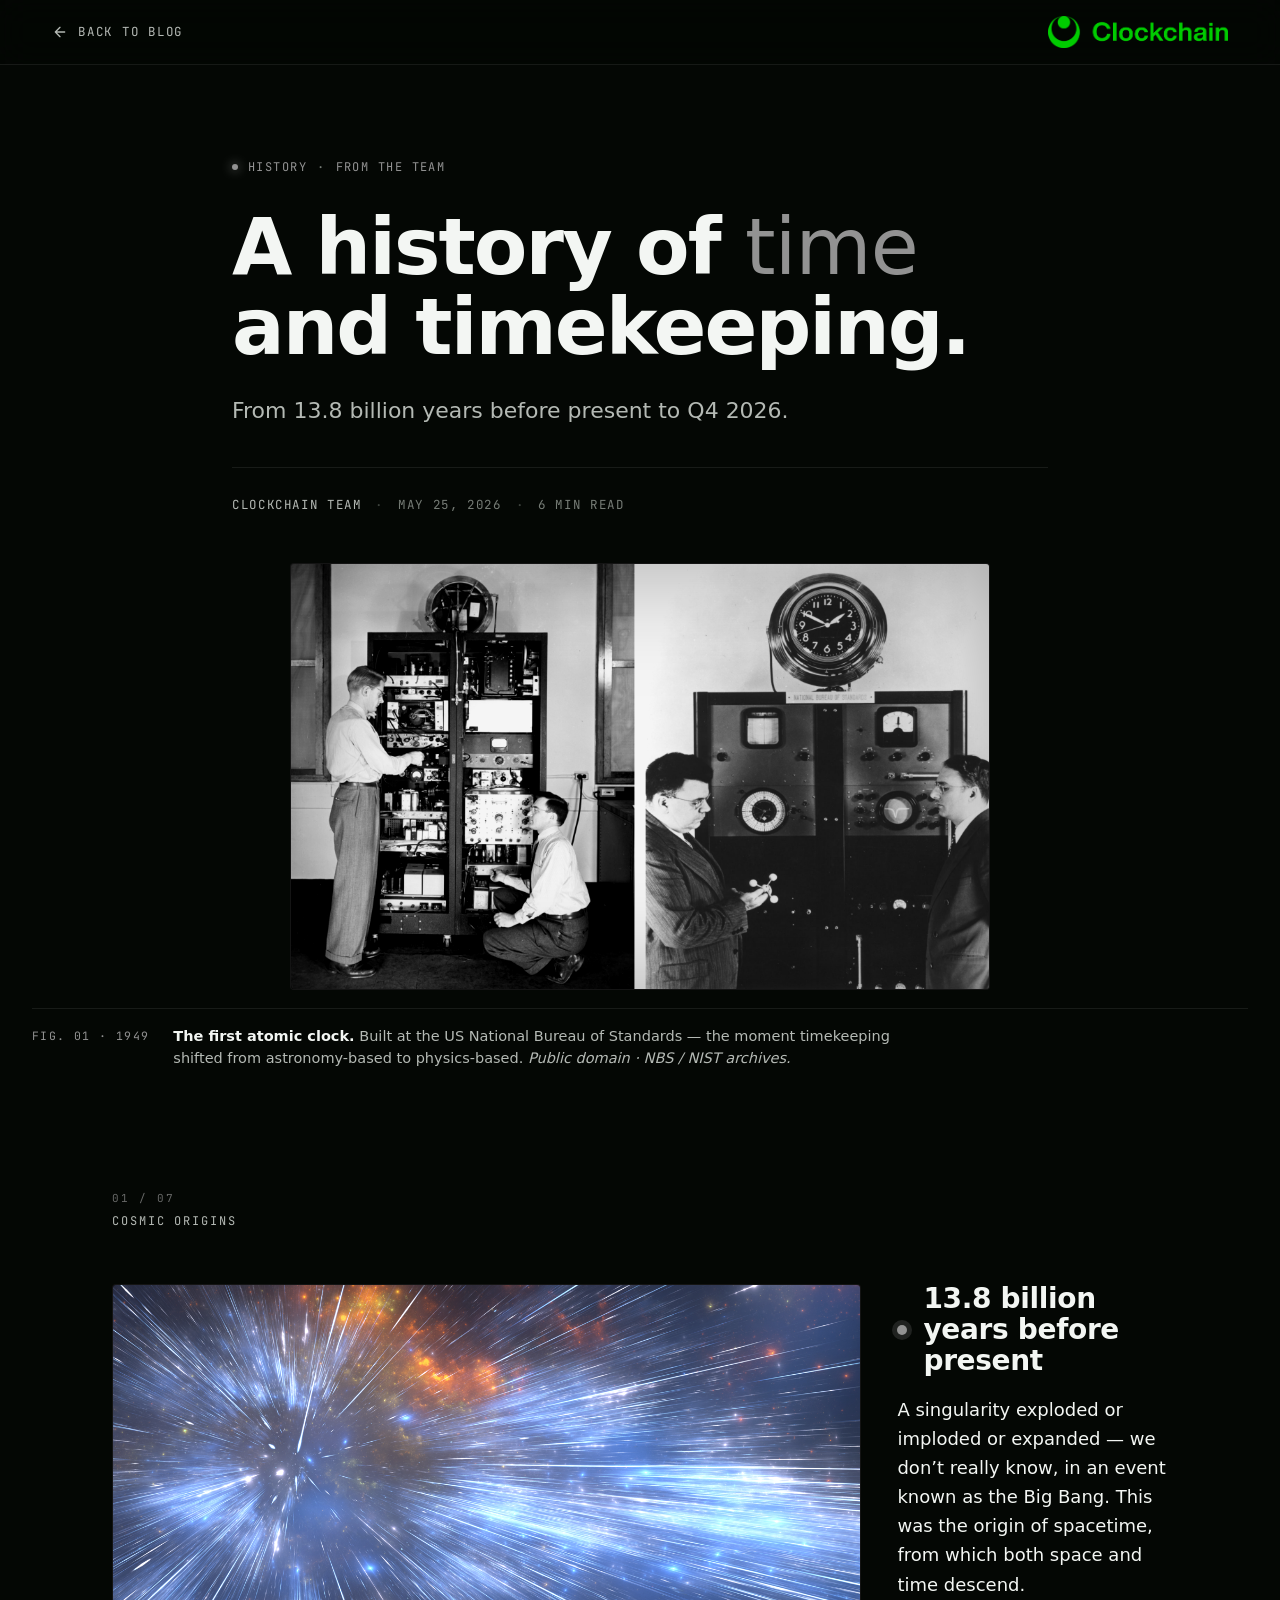
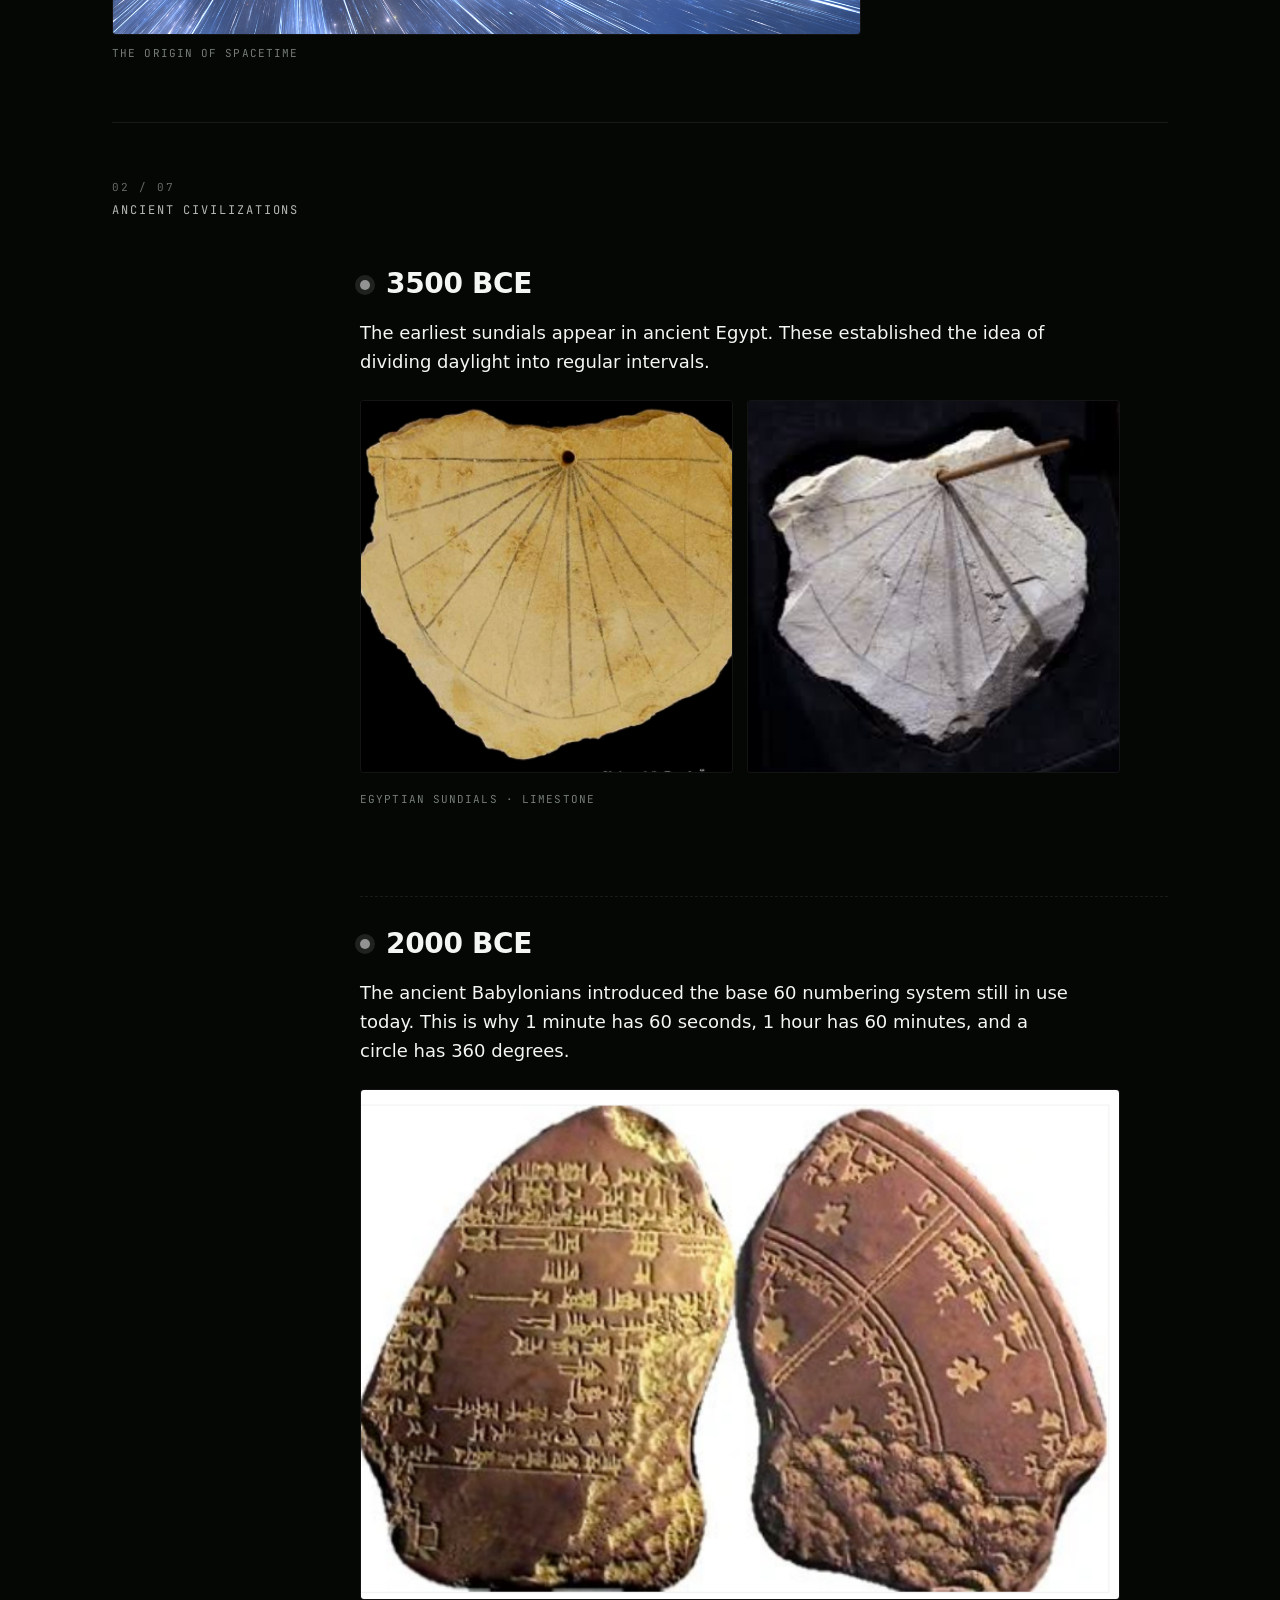
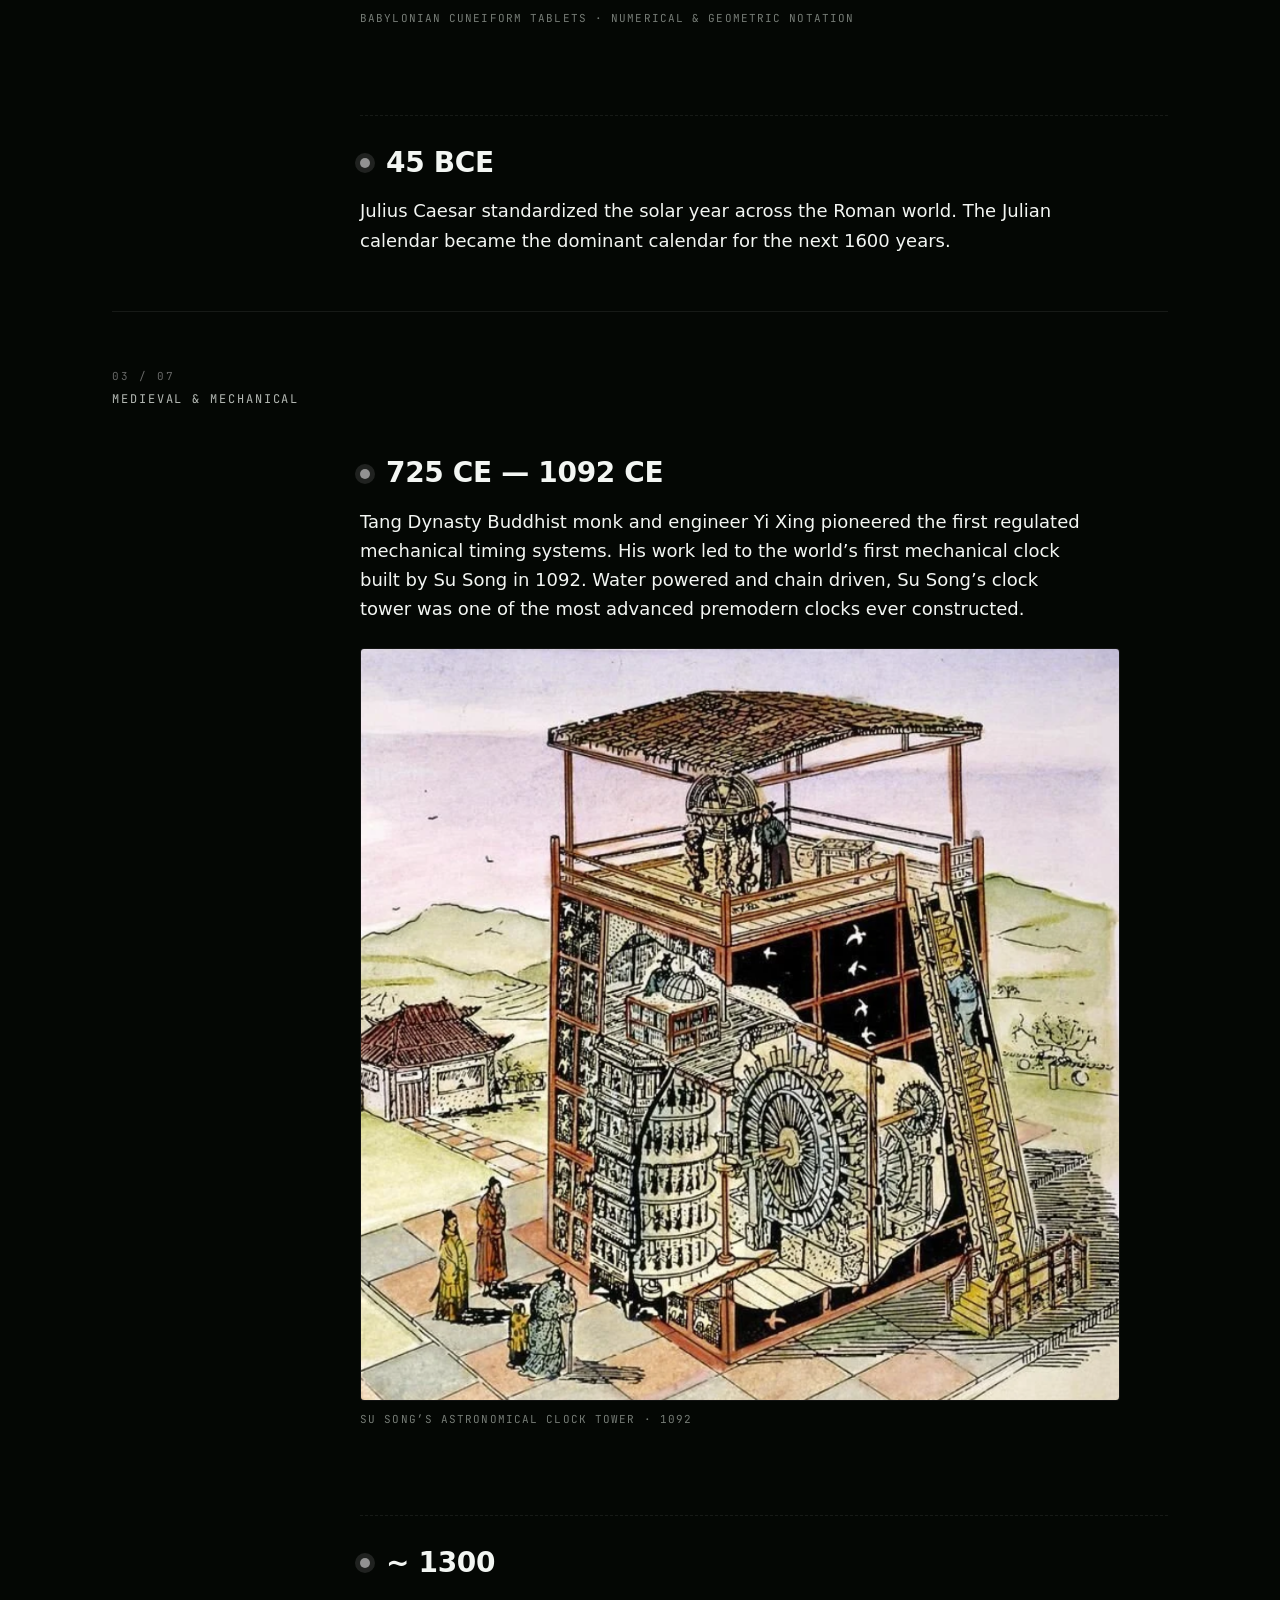
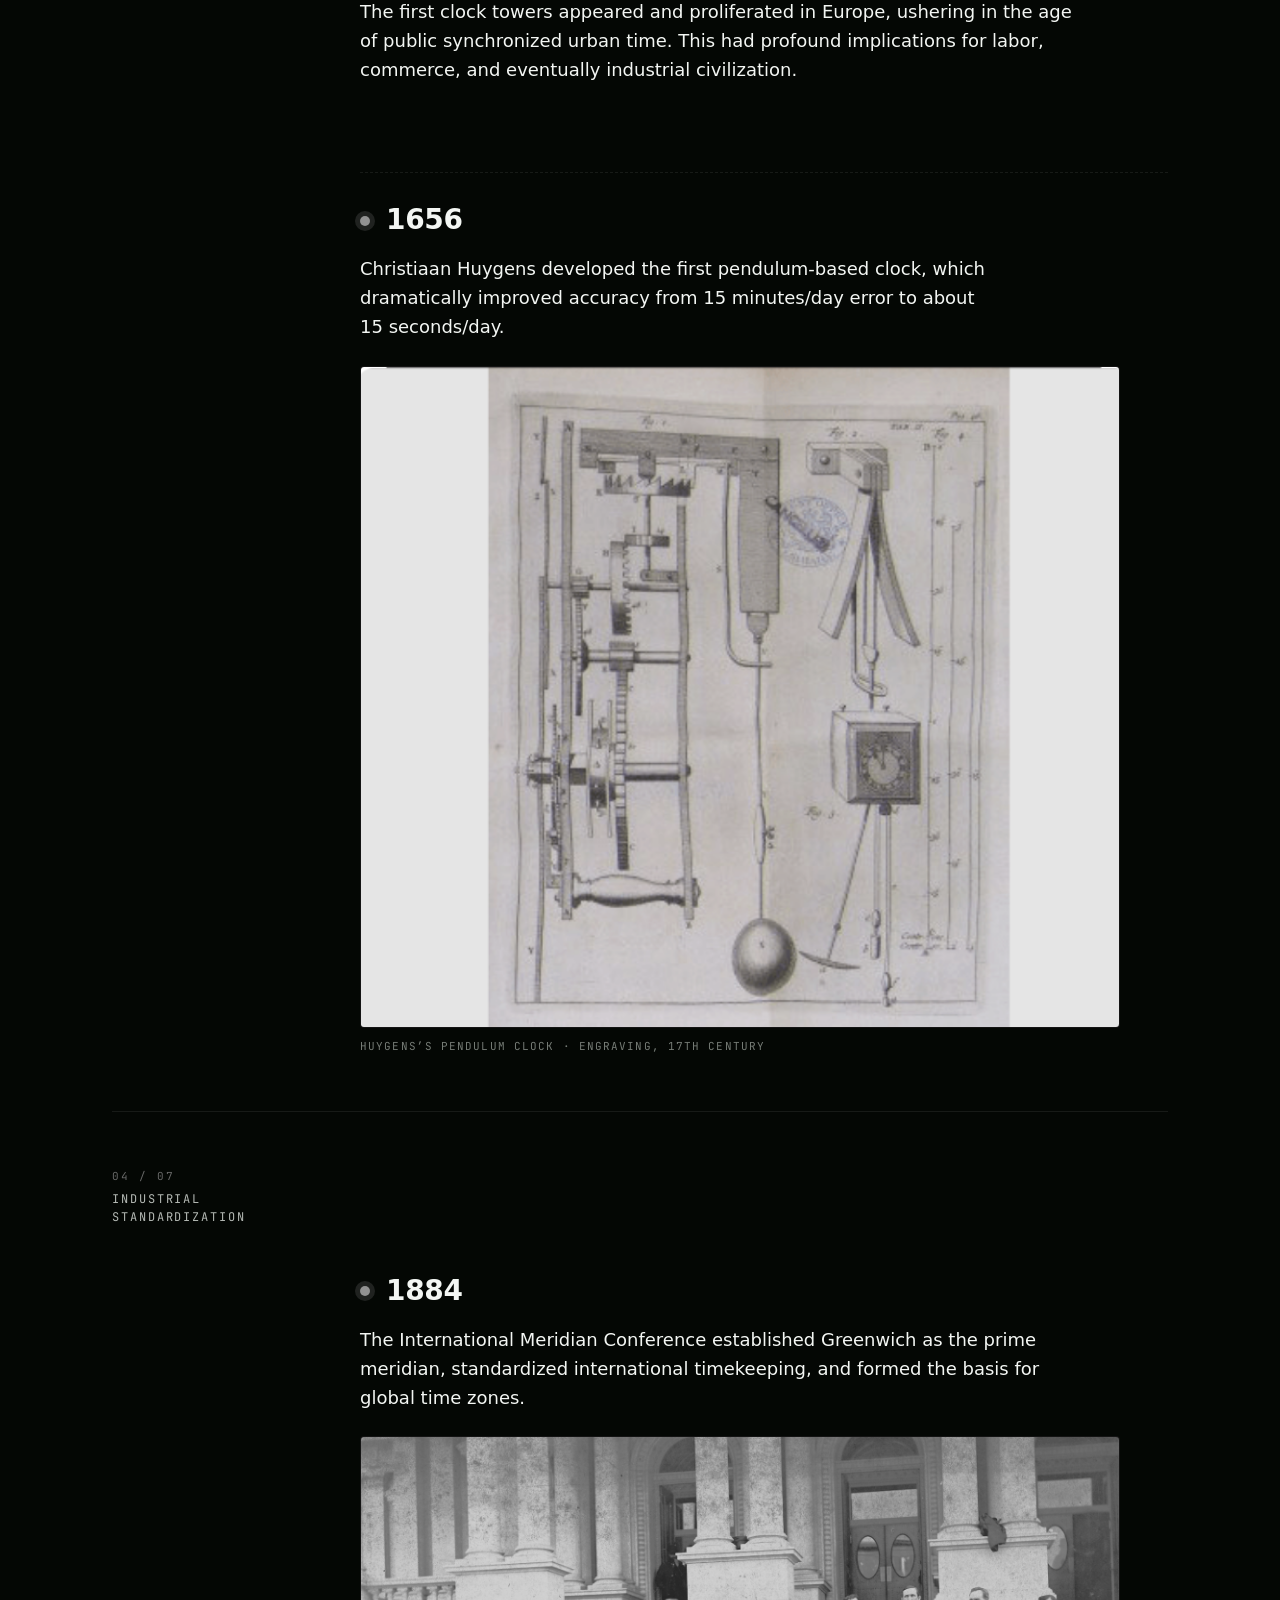
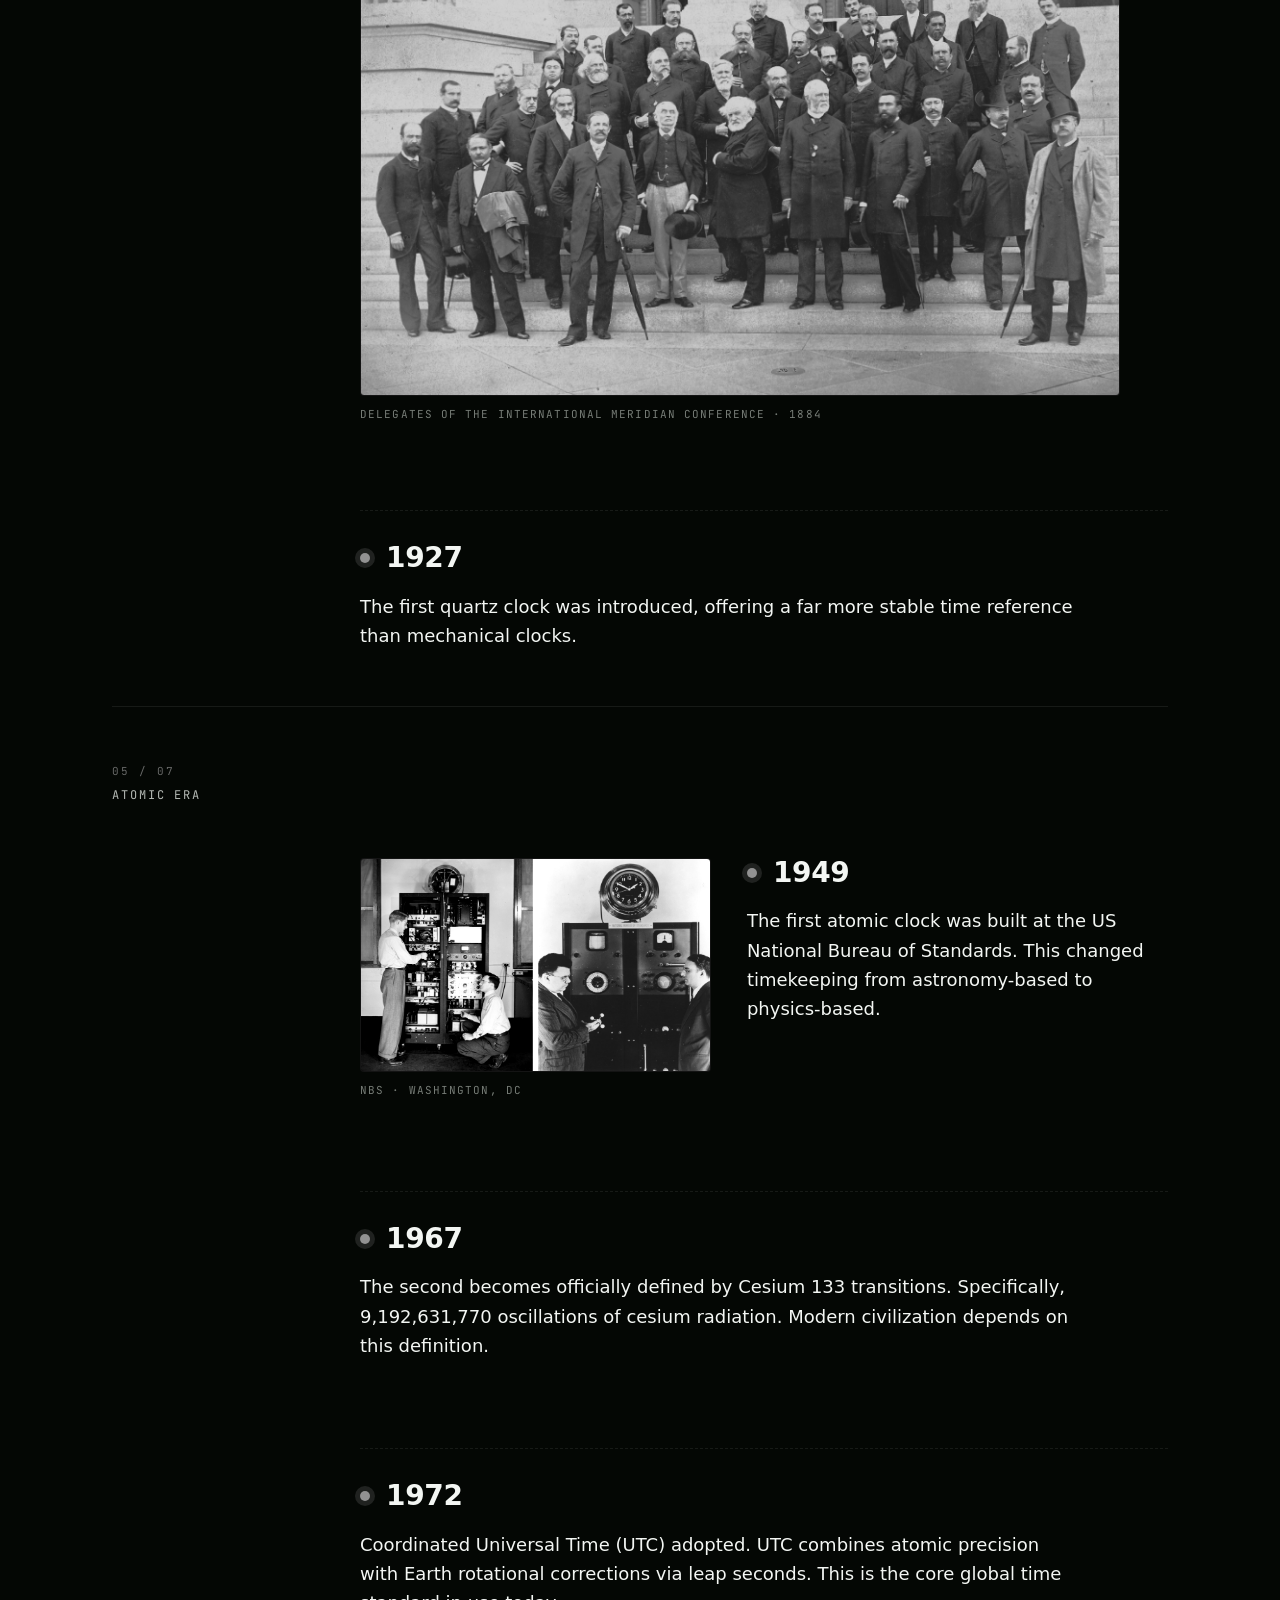
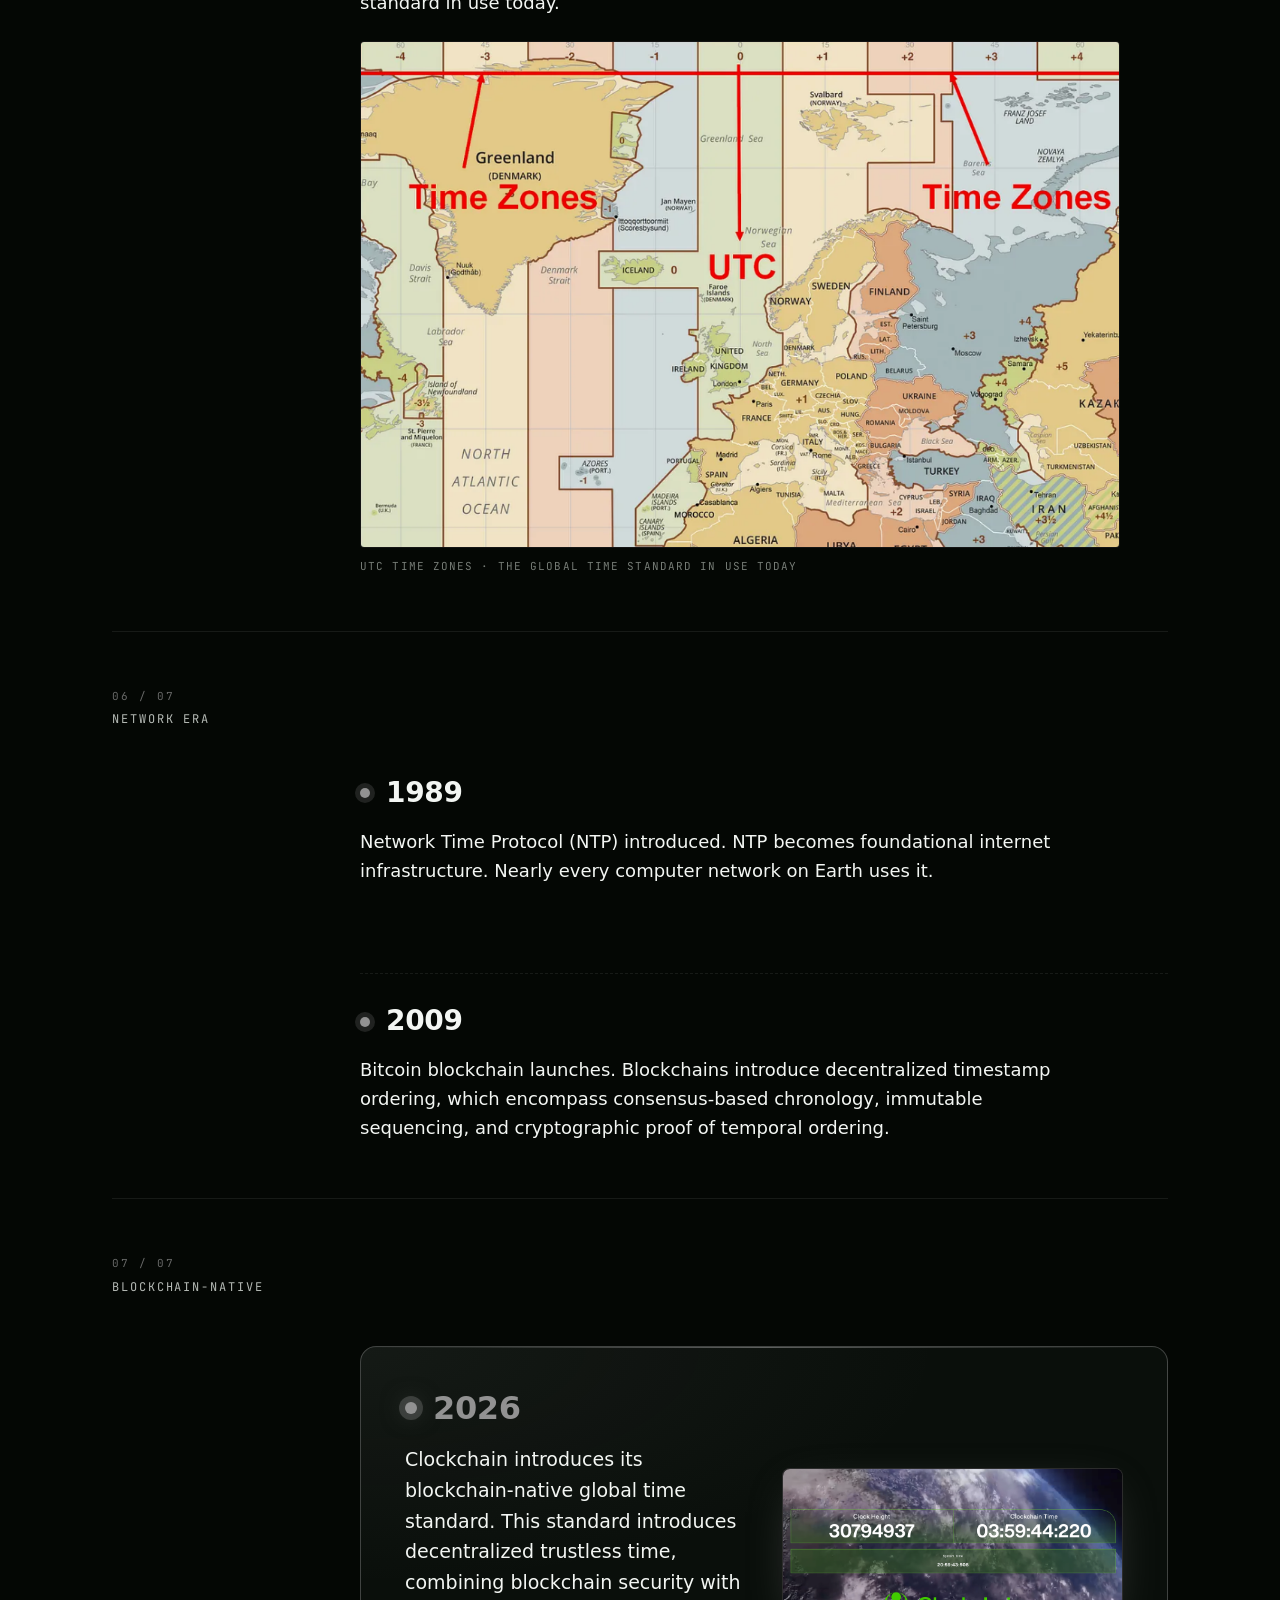
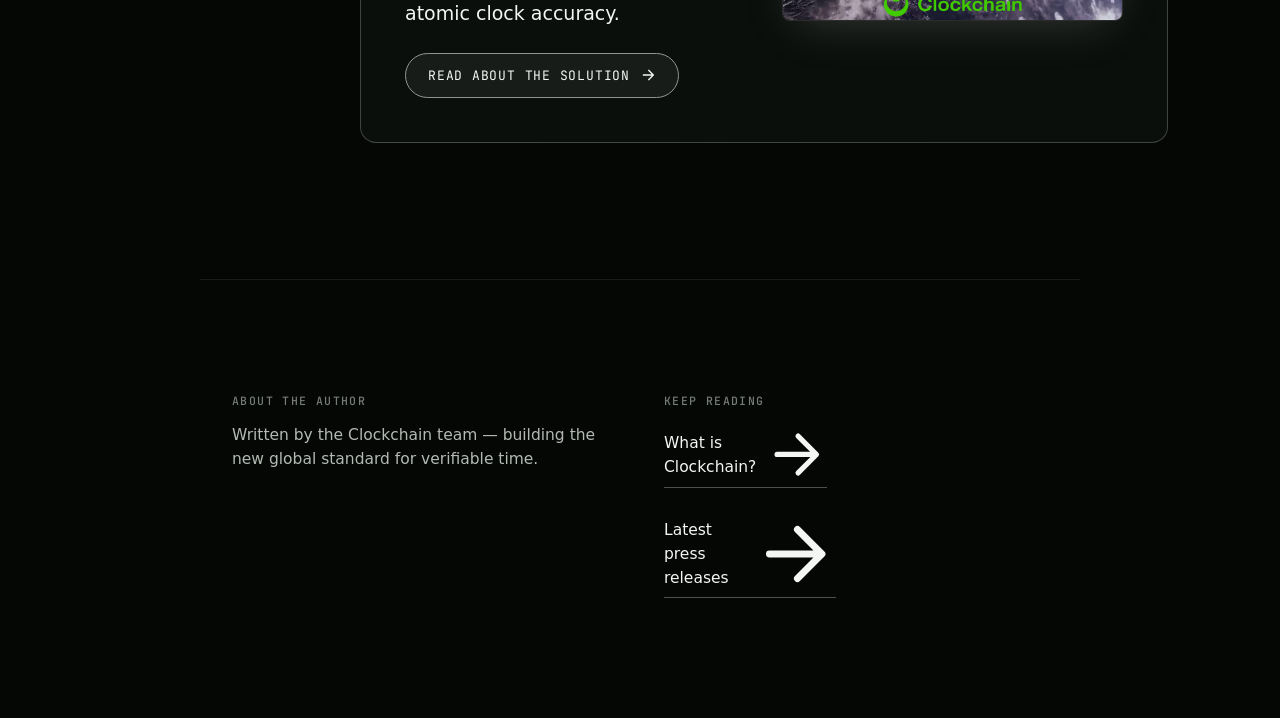
<file: blog/brief-history-of-time.html>
<!DOCTYPE html>
<html lang="en">
<head>
  <meta charset="UTF-8" />
  <meta name="viewport" content="width=device-width, initial-scale=1.0" />
  <title>A History of Time — Clockchain</title>
  <link rel="icon" type="image/png" sizes="32x32" href="../assets/favicon-32.png" />
  <link rel="icon" type="image/png" sizes="512x512" href="../assets/favicon-512.png" />
  <link rel="apple-touch-icon" href="../assets/apple-touch-icon.png" />

  <!-- Fonts -->
  <link rel="preconnect" href="https://fonts.googleapis.com" />
  <link rel="preconnect" href="https://fonts.gstatic.com" crossorigin />
  <link href="https://fonts.googleapis.com/css2?family=Space+Grotesk:wght@300;400;500;600;700&family=JetBrains+Mono:wght@400;500;600&family=Instrument+Serif:ital@0;1&display=swap" rel="stylesheet" />

  <!-- Base site styles for tokens (colors, type) + nav/footer -->
  <link rel="stylesheet" href="../blog-base.css" />

  <!-- Article-specific styles -->
  <style>
    /* ========== Article scaffold ========== */
    .article-page {
      background: var(--bg);
      color: var(--fg);
      min-height: 100vh;
    }

    .article-back {
      position: sticky;
      top: 0;
      z-index: 50;
      backdrop-filter: blur(16px) saturate(140%);
      -webkit-backdrop-filter: blur(16px) saturate(140%);
      background: color-mix(in oklab, var(--bg), transparent 30%);
      border-bottom: 1px solid var(--line);
    }
    .article-back-inner {
      max-width: 1240px;
      margin: 0 auto;
      padding: 16px 32px;
      display: flex;
      align-items: center;
      justify-content: space-between;
      gap: 24px;
    }
    .article-back-link {
      display: inline-flex;
      align-items: center;
      gap: 10px;
      color: var(--fg-2);
      text-decoration: none;
      font-family: var(--f-mono);
      font-size: 12.5px;
      letter-spacing: 0.06em;
      text-transform: uppercase;
      transition: color 200ms ease;
    }
    .article-back-link:hover { color: var(--fg); }
    .article-back-link svg { width: 16px; height: 16px; }
    .article-back-logo img { height: 32px; width: auto; display: block; }

    /* ========== Header ========== */
    .article-header {
      max-width: 880px;
      margin: 0 auto;
      padding: 88px 32px 48px;
    }
    .article-eyebrow {
      display: inline-flex;
      align-items: center;
      gap: 10px;
      font-family: var(--f-mono);
      font-size: 12px;
      letter-spacing: 0.12em;
      text-transform: uppercase;
      color: var(--acc);
      margin-bottom: 32px;
    }
    .article-eyebrow .dot {
      width: 6px; height: 6px; border-radius: 50%;
      background: var(--acc);
      box-shadow: 0 0 12px var(--acc);
    }
    .article-eyebrow .sep { color: var(--fg-3); }
    .article-title {
      font-family: var(--f-display);
      font-size: clamp(40px, 6.2vw, 78px);
      line-height: 1.02;
      letter-spacing: -0.025em;
      font-weight: 700;
      margin: 0 0 28px;
      text-wrap: balance;
      color: var(--fg);
    }
    .article-title em {
      font-family: var(--f-display);
      font-style: normal;
      font-weight: 500;
      color: var(--acc);
      letter-spacing: -0.01em;
    }
    .article-dek {
      font-size: 22px;
      line-height: 1.45;
      color: var(--fg-2);
      max-width: 680px;
      margin: 0 0 40px;
      text-wrap: pretty;
    }
    .article-meta {
      display: flex;
      align-items: center;
      gap: 14px;
      flex-wrap: wrap;
      font-family: var(--f-mono);
      font-size: 12.5px;
      letter-spacing: 0.05em;
      text-transform: uppercase;
      color: var(--fg-3);
      padding-top: 28px;
      border-top: 1px solid var(--line);
    }
    .article-meta .author { color: var(--fg-2); }
    .article-meta .sep { color: var(--fg-3); opacity: 0.5; }

    /* ========== Hero image ========== */
    .hero-figure {
      max-width: 1400px;
      margin: 0 auto 96px;
      padding: 0 32px;
    }
    .hero-figure-frame {
      position: relative;
      border: 1px solid var(--line);
      border-radius: 4px;
      overflow: hidden;
      background: #000;
      max-width: 700px;
      margin: 0 auto;
    }
    .hero-figure-frame img {
      width: 100%;
      height: auto;
      display: block;
      filter: contrast(1.05) brightness(0.96);
    }
    .hero-figure-frame::after {
      content: "";
      position: absolute;
      inset: 0;
      box-shadow: inset 0 0 120px rgba(0,0,0,0.35);
      pointer-events: none;
    }
    .hero-caption {
      display: grid;
      grid-template-columns: auto 1fr;
      gap: 24px;
      margin-top: 18px;
      padding-top: 16px;
      border-top: 1px solid var(--line);
    }
    .hero-caption .cap-no {
      font-family: var(--f-mono);
      font-size: 11.5px;
      letter-spacing: 0.12em;
      text-transform: uppercase;
      color: var(--acc);
      padding-top: 2px;
    }
    .hero-caption .cap-text {
      font-size: 14.5px;
      line-height: 1.55;
      color: var(--fg-2);
      max-width: 720px;
    }
    .hero-caption .cap-text strong { color: var(--fg); font-weight: 600; }

    /* ========== Intro — (unused; kept in case of future restoration) ========== */
    .article-intro {
      max-width: 760px;
      margin: 0 auto 120px;
      padding: 0 32px;
    }
    .article-intro p {
      font-family: var(--f-display);
      font-size: 26px;
      line-height: 1.45;
      letter-spacing: -0.005em;
      color: var(--fg);
      margin: 0 0 24px;
      text-wrap: pretty;
    }
    .article-intro p.lead-cap::first-letter {
      font-family: var(--f-display);
      font-size: 5.2em;
      float: left;
      line-height: 0.86;
      padding: 8px 14px 0 0;
      color: var(--acc);
      font-style: normal;
      font-weight: 500;
    }

    /* Inline intro figure — small, floats right so text wraps around */
    .intro-figure {
      float: right;
      width: 240px;
      margin: 6px 0 18px 28px;
      shape-outside: margin-box;
    }
    .intro-figure img {
      width: 100%;
      height: auto;
      display: block;
      border: 1px solid var(--line);
      border-radius: 4px;
      filter: contrast(1.05) saturate(0.92);
      box-shadow: 0 12px 36px -16px color-mix(in oklab, var(--acc), transparent 60%);
    }
    .intro-figure figcaption {
      margin-top: 8px;
      font-family: var(--f-mono);
      font-size: 10.5px;
      letter-spacing: 0.1em;
      text-transform: uppercase;
      color: var(--fg-3);
      text-align: right;
    }

    /* ========== Timeline ========== */
    .timeline-wrap {
      max-width: 1120px;
      margin: 0 auto;
      padding: 0 32px 120px;
    }

    /* Era heading — left-rail label, no editorial title */
    .era {
      display: grid;
      grid-template-columns: 200px 1fr;
      gap: 48px;
      align-items: baseline;
      padding: 56px 0 18px;
      border-top: 1px solid var(--line);
      position: relative;
    }
    .era:first-child { border-top: 0; padding-top: 24px; }
    .era-label {
      font-family: var(--f-mono);
      font-size: 12px;
      letter-spacing: 0.16em;
      text-transform: uppercase;
      color: var(--fg-2);
      position: sticky;
      top: 88px;
    }
    .era-label .era-num {
      display: block;
      color: var(--acc);
      font-size: 11px;
      margin-bottom: 6px;
      opacity: 0.7;
    }

    /* Entries — vertical rail */
    .entries {
      display: grid;
      grid-template-columns: 200px 1fr;
      gap: 48px;
      margin-bottom: 16px;
    }
    .entry {
      grid-column: 2;
      display: block;
      padding: 32px 0 40px;
      position: relative;
    }
    .entry + .entry { border-top: 1px dashed var(--line); }

    .entry-year {
      font-family: var(--f-display);
      font-size: 28px;
      line-height: 1.1;
      letter-spacing: -0.012em;
      font-weight: 600;
      color: var(--fg);
      margin: 0 0 18px;
      display: inline-flex;
      align-items: center;
      gap: 16px;
    }
    .entry-year::before {
      content: "";
      width: 10px;
      height: 10px;
      border-radius: 50%;
      background: var(--acc);
      box-shadow: 0 0 0 5px color-mix(in oklab, var(--acc), transparent 80%);
      flex-shrink: 0;
    }
    .entry-body {
      font-size: 18px;
      line-height: 1.62;
      color: var(--fg);
      max-width: 720px;
      margin: 0;
      text-wrap: pretty;
    }
    .entry-body em { font-style: italic; color: var(--fg); }

    /* Inline image — full entry width */
    .entry-img-wide {
      margin: 24px 0 0;
      max-width: 760px;
    }
    .entry-img-wide img {
      width: 100%;
      height: auto;
      display: block;
      border: 1px solid var(--line);
      border-radius: 4px;
      background: #000;
    }
    .entry-img-wide figcaption {
      margin-top: 10px;
      font-family: var(--f-mono);
      font-size: 11px;
      letter-spacing: 0.1em;
      text-transform: uppercase;
      color: var(--fg-3);
    }

    /* Paired images (2-up) */
    .entry-img-pair {
      margin: 24px 0 0;
      max-width: 760px;
      display: grid;
      grid-template-columns: 1fr 1fr;
      gap: 14px;
    }
    .entry-img-pair .pair-cell {
      border: 1px solid var(--line);
      border-radius: 4px;
      overflow: hidden;
      background: #000;
      aspect-ratio: 1 / 1;
      display: flex;
      align-items: center;
      justify-content: center;
    }
    .entry-img-pair .pair-cell img {
      width: 100%;
      height: 100%;
      object-fit: cover;
      display: block;
    }
    .entry-img-pair figcaption {
      grid-column: 1 / -1;
      margin-top: 4px;
      font-family: var(--f-mono);
      font-size: 11px;
      letter-spacing: 0.1em;
      text-transform: uppercase;
      color: var(--fg-3);
    }

    /* Featured entry — image on left, text on right */
    .entry.featured { padding: 36px 0 44px; }
    .entry.featured .featured-grid {
      display: grid;
      grid-template-columns: 1fr 1.2fr;
      gap: 36px;
      align-items: start;
    }
    .entry.featured.featured-grow .featured-grid {
      grid-template-columns: 2.77fr 1fr;
    }
    .entry.featured.featured-grow { grid-column: 1 / -1; }
    .entry.featured .featured-img {
      border: 1px solid var(--line);
      border-radius: 4px;
      overflow: hidden;
      background: #000;
    }
    .entry.featured .featured-img img {
      width: 100%;
      height: auto;
      display: block;
      filter: contrast(1.04);
    }
    .entry.featured .featured-img-cap {
      font-family: var(--f-mono);
      font-size: 11px;
      letter-spacing: 0.1em;
      text-transform: uppercase;
      color: var(--fg-3);
      margin-top: 10px;
    }

    /* Climax — 2026 entry */
    .entry.climax {
      margin-top: 32px;
      padding: 44px;
      border: 1px solid color-mix(in oklab, var(--acc), transparent 60%);
      border-radius: 16px;
      background:
        radial-gradient(120% 100% at 0% 0%, color-mix(in oklab, var(--acc), transparent 92%), transparent 60%),
        color-mix(in oklab, var(--bg-elev), transparent 0%);
      position: relative;
      overflow: hidden;
    }
    .entry.climax + .entry { border-top: 0; }
    .entry.climax::before {
      content: "";
      position: absolute;
      top: -1px; left: -1px; right: -1px;
      height: 2px;
      background: linear-gradient(90deg, transparent, var(--acc), transparent);
      opacity: 0.6;
    }
    .entry.climax .climax-grid {
      display: grid;
      grid-template-columns: 1fr 1fr;
      gap: 36px;
      align-items: center;
    }
    .entry.climax .entry-year {
      color: var(--acc);
      font-size: 32px;
    }
    .entry.climax .entry-year::before {
      width: 12px; height: 12px;
      box-shadow: 0 0 0 6px color-mix(in oklab, var(--acc), transparent 70%),
                  0 0 24px color-mix(in oklab, var(--acc), transparent 50%);
    }
    .entry.climax .entry-body {
      font-size: 19px;
      color: var(--fg);
    }
    .entry.climax .climax-img {
      margin: 0;
      border: 1px solid color-mix(in oklab, var(--acc), transparent 70%);
      border-radius: 8px;
      overflow: hidden;
      background: #000;
      box-shadow: 0 12px 48px -16px color-mix(in oklab, var(--acc), transparent 60%);
    }
    .entry.climax .climax-img img {
      width: 100%;
      height: auto;
      display: block;
    }
    .entry.climax .climax-cta {
      display: inline-flex;
      align-items: center;
      gap: 10px;
      margin-top: 24px;
      padding: 12px 22px;
      border: 1px solid var(--acc);
      border-radius: 999px;
      background: color-mix(in oklab, var(--acc), transparent 90%);
      color: var(--fg);
      text-decoration: none;
      font-family: var(--f-mono);
      font-size: 13px;
      letter-spacing: 0.06em;
      text-transform: uppercase;
      transition: background 220ms ease, transform 220ms ease;
    }
    .entry.climax .climax-cta:hover {
      background: color-mix(in oklab, var(--acc), transparent 75%);
      transform: translateX(4px);
    }
    .entry.climax .climax-cta svg { width: 16px; height: 16px; }

    /* ========== Closing ========== */
    .article-foot {
      max-width: 880px;
      margin: 0 auto;
      padding: 80px 32px 120px;
      border-top: 1px solid var(--line);
    }
    .article-foot-grid {
      display: grid;
      grid-template-columns: 1fr 1fr;
      gap: 48px;
      align-items: start;
    }
    .article-foot-block h5 {
      font-family: var(--f-mono);
      font-size: 11.5px;
      letter-spacing: 0.12em;
      text-transform: uppercase;
      color: var(--fg-3);
      margin: 32px 0 14px;
      font-weight: 500;
    }
    .article-foot-block p, .article-foot-block a {
      font-size: 15.5px;
      line-height: 1.55;
      color: var(--fg-2);
    }
    .article-foot-block a {
      display: inline-flex;
      align-items: center;
      gap: 8px;
      text-decoration: none;
      color: var(--fg);
      border-bottom: 1px solid color-mix(in oklab, var(--fg), transparent 70%);
      padding-bottom: 1px;
      transition: color 200ms ease, border-color 200ms ease;
    }
    .article-foot-block a:hover {
      color: var(--acc);
      border-color: var(--acc);
    }

    /* ========== Responsive ========== */
    @media (max-width: 900px) {
      .article-header { padding: 56px 22px 32px; }
      .article-title { font-size: clamp(34px, 8vw, 52px); }
      .article-dek { font-size: 18px; }
      .hero-figure { padding: 0 22px; margin-bottom: 64px; }
      .timeline-wrap { padding: 0 22px 80px; }
      .era { grid-template-columns: 1fr; gap: 8px; padding: 40px 0 12px; }
      .era-label { position: static; }
      .entries { grid-template-columns: 1fr; gap: 0; margin-bottom: 8px; }
      .entry { grid-column: 1; padding: 24px 0 32px; }
      .entry-year { font-size: 22px; gap: 12px; }
      .entry-body { font-size: 16.5px; }
      .entry-img-wide, .entry-img-pair { max-width: 100%; }
      .entry.featured .featured-grid { grid-template-columns: 1fr; gap: 20px; }
      .entry.featured.featured-grow .featured-grid { grid-template-columns: 1fr; gap: 20px; }
      .entry.climax { padding: 28px 22px; }
      .entry.climax .climax-grid { grid-template-columns: 1fr; gap: 24px; }
      .entry.climax .entry-year { font-size: 26px; }
      .entry.climax .entry-body { font-size: 17px; }
      .article-foot { padding: 56px 22px 80px; }
      .article-foot-grid { grid-template-columns: 1fr; gap: 24px; }
      .article-back-inner { padding: 14px 22px; }
    }

    @media (max-width: 600px) {
      .article-back-inner { padding: 12px 18px; }
      .article-back-link { font-size: 11.5px; }
      .article-back-logo img { height: 28px; }
      .article-header { padding: 44px 18px 28px; }
      .article-eyebrow { margin-bottom: 22px; font-size: 11px; flex-wrap: wrap; }
      .article-title { font-size: clamp(30px, 8.5vw, 40px); margin-bottom: 20px; }
      .article-dek { font-size: 17px; margin-bottom: 26px; }
      .article-meta { gap: 8px 12px; padding-top: 20px; font-size: 11.5px; }
      .hero-figure { padding: 0 18px; margin-bottom: 48px; }
      .hero-caption { grid-template-columns: 1fr; gap: 8px; }
      .timeline-wrap { padding: 0 18px 64px; }
      .era { padding: 32px 0 10px; }
      .entry { padding: 22px 0 28px; }
      /* let long year labels wrap instead of pushing the page sideways */
      .entry-year { display: flex; flex-wrap: wrap; align-items: center; font-size: 21px; gap: 12px; }
      .entry-body { font-size: 16px; }
      .entry-img-pair { gap: 10px; }
      .entry.climax { padding: 24px 18px; border-radius: 14px; }
      .entry.climax .entry-year { font-size: 24px; }
      .entry.climax .climax-cta { display: flex; width: 100%; justify-content: center; }
      .article-foot { padding: 48px 18px 72px; }
    }

    @media (max-width: 400px) {
      .entry-img-pair { grid-template-columns: 1fr; }
      .entry-img-pair .pair-cell { aspect-ratio: 16 / 10; }
    }

    @media (prefers-reduced-motion: reduce) {
      * { transition: none !important; }
    }
  </style>
</head>
<body class="article-page">

  <!-- Sticky back nav -->
  <div class="article-back">
    <div class="article-back-inner">
      <a class="article-back-link" href="../index.html#blog">
        <svg viewBox="0 0 24 24" fill="none" stroke="currentColor" stroke-width="2" stroke-linecap="round" stroke-linejoin="round"><path d="M19 12H5M12 19l-7-7 7-7"/></svg>
        Back to blog
      </a>
      <a class="article-back-logo" href="../index.html" aria-label="Clockchain home">
        <img src="../assets/clockchain-logo-full.png" alt="Clockchain" />
      </a>
    </div>
  </div>

  <!-- ===== Article Header ===== -->
  <header class="article-header">
    <div class="article-eyebrow">
      <span class="dot"></span>
      <span>HISTORY</span>
      <span class="sep">·</span>
      <span>FROM THE TEAM</span>
    </div>
    <h1 class="article-title">A history of <em>time</em> and timekeeping.</h1>
    <p class="article-dek">
      From 13.8 billion years before present to Q4 2026.
    </p>
    <div class="article-meta">
      <span class="author">Clockchain Team</span>
      <span class="sep">·</span>
      <span>May 25, 2026</span>
      <span class="sep">·</span>
      <span>6 min read</span>
    </div>
  </header>

  <!-- ===== Hero image ===== -->
  <figure class="hero-figure">
    <div class="hero-figure-frame">
      <img src="../assets/blog/atomic-clock-1949.jpg" alt="The world's first atomic clock, built at the US National Bureau of Standards in 1949. Left: Harold Lyons calibrates the ammonia-line apparatus. Right: a public-facing clock dial mounted atop the apparatus." />
    </div>
    <figcaption class="hero-caption">
      <span class="cap-no">FIG. 01 · 1949</span>
      <span class="cap-text">
        <strong>The first atomic clock.</strong> Built at the US National Bureau of Standards — the moment timekeeping shifted from astronomy-based to physics-based. <em>Public domain · NBS / NIST archives.</em>
      </span>
    </figcaption>
  </figure>

  <!-- ===== Timeline ===== -->
  <main class="timeline-wrap">

    <!-- Era 01 — Cosmic Origins -->
    <div class="era">
      <div class="era-label">
        <span class="era-num">01 / 07</span>
        Cosmic Origins
      </div>
    </div>
    <div class="entries">
      <article class="entry featured featured-grow">
        <div class="featured-grid">
          <figure class="featured-img-wrap">
            <div class="featured-img">
              <img src="../assets/blog/cosmic-bigbang.png" alt="Artistic rendering of the Big Bang — a singularity expanding into spacetime." />
            </div>
            <div class="featured-img-cap">The origin of spacetime</div>
          </figure>
          <div>
            <div class="entry-year">13.8 billion years before present</div>
            <p class="entry-body">
              A singularity exploded or imploded or expanded — we don’t really know, in
              an event known as the Big Bang. This was the origin of spacetime, from
              which both space and time descend.
            </p>
          </div>
        </div>
      </article>
    </div>

    <!-- Era 02 — Ancient Civilizations -->
    <div class="era">
      <div class="era-label">
        <span class="era-num">02 / 07</span>
        Ancient Civilizations
      </div>
    </div>
    <div class="entries">
      <article class="entry">
        <div class="entry-year">3500 BCE</div>
        <p class="entry-body">
          The earliest sundials appear in ancient Egypt. These established the idea of
          dividing daylight into regular intervals.
        </p>
        <figure class="entry-img-pair">
          <div class="pair-cell"><img src="../assets/blog/sundial-a.png" alt="Ancient Egyptian sundial — a fan of radial lines etched into limestone." /></div>
          <div class="pair-cell"><img src="../assets/blog/sundial-b.png" alt="Ancient Egyptian sundial with central gnomon, casting a shadow across radial hour markers." /></div>
          <figcaption>Egyptian sundials · limestone</figcaption>
        </figure>
      </article>

      <article class="entry">
        <div class="entry-year">2000 BCE</div>
        <p class="entry-body">
          The ancient Babylonians introduced the base 60 numbering system still in use
          today. This is why 1 minute has 60 seconds, 1 hour has 60 minutes, and a
          circle has 360 degrees.
        </p>
        <figure class="entry-img-wide">
          <img src="../assets/blog/babylonian-base60.png" alt="Babylonian cuneiform tablets showing numerical and geometric notation." />
          <figcaption>Babylonian cuneiform tablets · numerical &amp; geometric notation</figcaption>
        </figure>
      </article>

      <article class="entry">
        <div class="entry-year">45 BCE</div>
        <p class="entry-body">
          Julius Caesar standardized the solar year across the Roman world. The Julian
          calendar became the dominant calendar for the next 1600 years.
        </p>
      </article>
    </div>

    <!-- Era 03 — Medieval & Mechanical -->
    <div class="era">
      <div class="era-label">
        <span class="era-num">03 / 07</span>
        Medieval &amp; Mechanical
      </div>
    </div>
    <div class="entries">
      <article class="entry">
        <div class="entry-year">725 CE — 1092 CE</div>
        <p class="entry-body">
          Tang Dynasty Buddhist monk and engineer Yi Xing pioneered the first regulated
          mechanical timing systems. His work led to the world’s first mechanical clock
          built by Su Song in 1092. Water powered and chain driven, Su Song’s clock
          tower was one of the most advanced premodern clocks ever constructed.
        </p>
        <figure class="entry-img-wide">
          <img src="../assets/blog/yi-xing-su-song.png" alt="Illustration of Su Song’s 11th-century water-powered astronomical clock tower." />
          <figcaption>Su Song’s astronomical clock tower · 1092</figcaption>
        </figure>
      </article>

      <article class="entry">
        <div class="entry-year">~ 1300</div>
        <p class="entry-body">
          The first clock towers appeared and proliferated in Europe, ushering in the
          age of public synchronized urban time. This had profound implications for
          labor, commerce, and eventually industrial civilization.
        </p>
      </article>

      <article class="entry">
        <div class="entry-year">1656</div>
        <p class="entry-body">
          Christiaan Huygens developed the first pendulum-based clock, which
          dramatically improved accuracy from 15 minutes/day error to about 15
          seconds/day.
        </p>
        <figure class="entry-img-wide">
          <img src="../assets/blog/huygens-pendulum.png" alt="Engraving of Christiaan Huygens’s pendulum clock mechanism, 17th century." />
          <figcaption>Huygens’s pendulum clock · engraving, 17th century</figcaption>
        </figure>
      </article>
    </div>

    <!-- Era 04 — Industrial Standardization -->
    <div class="era">
      <div class="era-label">
        <span class="era-num">04 / 07</span>
        Industrial Standardization
      </div>
    </div>
    <div class="entries">
      <article class="entry">
        <div class="entry-year">1884</div>
        <p class="entry-body">
          The International Meridian Conference established Greenwich as the prime
          meridian, standardized international timekeeping, and formed the basis for
          global time zones.
        </p>
        <figure class="entry-img-wide">
          <img src="../assets/blog/greenwich-meridian.png" alt="Delegates of the 1884 International Meridian Conference photographed on the steps of the US Capitol." />
          <figcaption>Delegates of the International Meridian Conference · 1884</figcaption>
        </figure>
      </article>

      <article class="entry">
        <div class="entry-year">1927</div>
        <p class="entry-body">
          The first quartz clock was introduced, offering a far more stable time
          reference than mechanical clocks.
        </p>
      </article>
    </div>

    <!-- Era 05 — Atomic Era -->
    <div class="era">
      <div class="era-label">
        <span class="era-num">05 / 07</span>
        Atomic Era
      </div>
    </div>
    <div class="entries">
      <article class="entry featured">
        <div class="featured-grid">
          <figure class="featured-img-wrap">
            <div class="featured-img">
              <img src="../assets/blog/atomic-clock-1949.jpg" alt="The first atomic clock at the US National Bureau of Standards, 1949." />
            </div>
            <div class="featured-img-cap">NBS · Washington, DC</div>
          </figure>
          <div>
            <div class="entry-year">1949</div>
            <p class="entry-body">
              The first atomic clock was built at the US National Bureau of Standards.
              This changed timekeeping from astronomy-based to physics-based.
            </p>
          </div>
        </div>
      </article>

      <article class="entry">
        <div class="entry-year">1967</div>
        <p class="entry-body">
          The second becomes officially defined by Cesium 133 transitions.
          Specifically, 9,192,631,770 oscillations of cesium radiation. Modern
          civilization depends on this definition.
        </p>
      </article>

      <article class="entry">
        <div class="entry-year">1972</div>
        <p class="entry-body">
          Coordinated Universal Time (UTC) adopted. UTC combines atomic precision with
          Earth rotational corrections via leap seconds. This is the core global time
          standard in use today.
        </p>
        <figure class="entry-img-wide">
          <img src="../assets/blog/utc.png" alt="World map showing UTC time zones across Europe and the North Atlantic." />
          <figcaption>UTC time zones · the global time standard in use today</figcaption>
        </figure>
      </article>
    </div>

    <!-- Era 06 — Network Era -->
    <div class="era">
      <div class="era-label">
        <span class="era-num">06 / 07</span>
        Network Era
      </div>
    </div>
    <div class="entries">
      <article class="entry">
        <div class="entry-year">1989</div>
        <p class="entry-body">
          Network Time Protocol (NTP) introduced. NTP becomes foundational internet
          infrastructure. Nearly every computer network on Earth uses it.
        </p>
      </article>

      <article class="entry">
        <div class="entry-year">2009</div>
        <p class="entry-body">
          Bitcoin blockchain launches. Blockchains introduce decentralized timestamp
          ordering, which encompass consensus-based chronology, immutable sequencing,
          and cryptographic proof of temporal ordering.
        </p>
      </article>
    </div>

    <!-- Era 07 — Blockchain-Native (climax) -->
    <div class="era">
      <div class="era-label">
        <span class="era-num">07 / 07</span>
        Blockchain-Native
      </div>
    </div>
    <div class="entries">
      <article class="entry climax">
        <div class="climax-grid">
          <div>
            <div class="entry-year">2026</div>
            <p class="entry-body">
              Clockchain introduces its blockchain-native global time standard. This
              standard introduces decentralized trustless time, combining blockchain
              security with atomic clock accuracy.
            </p>
            <a class="climax-cta" href="../index.html#solution">
              Read about the solution
              <svg viewBox="0 0 24 24" fill="none" stroke="currentColor" stroke-width="2" stroke-linecap="round" stroke-linejoin="round"><path d="M5 12h14M13 5l7 7-7 7"/></svg>
            </a>
          </div>
          <figure class="climax-img">
            <img src="../assets/blog/clockchain-illustration.png" alt="Clockchain display: Clock Height, Clockchain Time, and System Time overlaid on Earth from space." />
          </figure>
        </div>
      </article>
    </div>
  </main>

  <!-- ===== Foot ===== -->
  <footer class="article-foot">
    <div class="article-foot-grid">
      <div class="article-foot-block">
        <h5>About the author</h5>
        <p>Written by the Clockchain team — building the new global standard for verifiable time.</p>
      </div>
      <div class="article-foot-block">
        <h5>Keep reading</h5>
        <a href="../index.html#solution">
          What is Clockchain?
          <svg viewBox="0 0 24 24" fill="none" stroke="currentColor" stroke-width="2" stroke-linecap="round" stroke-linejoin="round"><path d="M5 12h14M13 5l7 7-7 7"/></svg>
        </a>
        <br/><br/>
        <a href="../index.html#news">
          Latest press releases
          <svg viewBox="0 0 24 24" fill="none" stroke="currentColor" stroke-width="2" stroke-linecap="round" stroke-linejoin="round"><path d="M5 12h14M13 5l7 7-7 7"/></svg>
        </a>
      </div>
    </div>
  </footer>

</body>
</html>
</file>
<file: blog-base.css>
/* ========== Clockchain 2026 — Design System ========== */

:root {
  /* Surface — DARK (default) */
  --bg: oklch(0.12 0.012 150);
  --bg-deep: oklch(0.07 0.01 150);
  --bg-elev: oklch(0.16 0.012 150);
  --panel: oklch(0.22 0.014 150 / 0.55);
  --panel-2: oklch(0.28 0.014 150 / 0.45);
  --line: oklch(1 0 0 / 0.08);
  --line-strong: oklch(1 0 0 / 0.18);

  /* Text */
  --fg: oklch(0.97 0.005 145);
  --fg-2: oklch(0.78 0.008 145);
  --fg-3: oklch(0.58 0.012 145);
  --fg-4: oklch(0.42 0.014 145);

  /* Neutral structural accent (was steel blue) — used for rims, glows, illustration line work. Green --state is the sole brand accent. */
  --acc: oklch(0.66 0 0);
  --acc-2: oklch(0.66 0 0);
  --acc-dim: oklch(0.5 0 0);
  --acc-glow: oklch(0.66 0 0 / 0.45);

  /* State / brand accent — bright green #00cc00. Logo, Clockchain wordmark, LIVE, primary CTA */
  --state: oklch(0.72 0.255 142);
  --state-2: oklch(0.72 0.255 142);
  --state-dim: oklch(0.5 0.25 142);
  --state-glow: oklch(0.72 0.255 142 / 0.45);

  /* Deep teal #2c8769 — used for deep tints, secondary fills, hover layers */
  --acc-deep: oklch(0.52 0.10 165);
  --acc-deep-glow: oklch(0.52 0.10 165 / 0.45);

  /* Pale blue #bddbe8 — soft ambient tone, faint glows, light-theme accent */
  --acc-pale: oklch(0.87 0.029 220);
  --acc-pale-glow: oklch(0.87 0.029 220 / 0.35);

  /* Type */
  --f-display: "Manrope", ui-sans-serif, system-ui, sans-serif;
  --f-sans: "Manrope", ui-sans-serif, system-ui, sans-serif;
  --f-mono: "JetBrains Mono", ui-monospace, "SF Mono", Menlo, monospace;

  /* Metrics */
  --maxw: 1440px;
  --gut: clamp(20px, 4vw, 56px);
}

/* Typeface toggle — Manrope is the default; toggle for comparison */
:root[data-typeface="space-grotesk"] {
  --f-display: "Space Grotesk", ui-sans-serif, system-ui, sans-serif;
  --f-sans: "Space Grotesk", ui-sans-serif, system-ui, sans-serif;
}
:root[data-typeface="manrope"] {
  --f-display: "Manrope", ui-sans-serif, system-ui, sans-serif;
  --f-sans: "Manrope", ui-sans-serif, system-ui, sans-serif;
}
:root[data-typeface="hanken"] {
  --f-display: "Hanken Grotesk", ui-sans-serif, system-ui, sans-serif;
  --f-sans: "Hanken Grotesk", ui-sans-serif, system-ui, sans-serif;
}

* { box-sizing: border-box; margin: 0; padding: 0; }
html, body { background: var(--bg); color: var(--fg); }
html { scroll-behavior: smooth; }
body {
  font-family: var(--f-sans);
  font-weight: 400;
  line-height: 1.5;
  -webkit-font-smoothing: antialiased;
  overflow-x: hidden;
  background:
    radial-gradient(1200px 700px at 80% -10%, oklch(0.4 0.16 142 / 0.18), transparent 60%),
    radial-gradient(900px 600px at -10% 30%, oklch(0.4 0.16 142 / 0.10), transparent 60%),
    var(--bg);
  background-attachment: fixed;
}

a { color: inherit; text-decoration: none; }
img, svg { display: block; max-width: 100%; }

/* Selection */
::selection { background: var(--acc); color: var(--bg-deep); }

/* Scrollbar */
::-webkit-scrollbar { width: 10px; height: 10px; }
::-webkit-scrollbar-track { background: var(--bg-deep); }
::-webkit-scrollbar-thumb { background: oklch(0.3 0.02 145); border-radius: 8px; }
::-webkit-scrollbar-thumb:hover { background: var(--acc-dim); }

/* ========== Utility ========== */
.shell { max-width: var(--maxw); margin: 0 auto; padding: 0 var(--gut); }
.eyebrow {
  font-family: var(--f-mono);
  font-size: 11px;
  letter-spacing: 0.16em;
  text-transform: uppercase;
  color: var(--fg-3);
  display: inline-flex;
  align-items: center;
  gap: 10px;
}
.eyebrow::before {
  content: "";
  display: inline-block;
  width: 6px; height: 6px; border-radius: 999px;
  background: var(--acc);
  box-shadow: 0 0 12px var(--acc-glow);
}

/* ---- Liquid glass: subtle base + gradient inner border via ::before ---- */
.glass, .glass-2, .liquid-glass {
  position: relative;
  overflow: hidden;
  background: oklch(1 0 0 / 0.02);
  background-blend-mode: luminosity;
  backdrop-filter: blur(14px) saturate(150%);
  -webkit-backdrop-filter: blur(14px) saturate(150%);
  box-shadow:
    inset 0 1px 1px oklch(1 0 0 / 0.10),
    0 24px 60px -40px oklch(0 0 0 / 0.6);
  border: none;
  border-radius: 22px;
}
.glass-2 { border-radius: 26px; }
.glass::before, .glass-2::before, .liquid-glass::before {
  content: "";
  position: absolute; inset: 0;
  border-radius: inherit;
  padding: 1.4px;
  background: linear-gradient(
    180deg,
    oklch(1 0 0 / 0.45) 0%,
    oklch(1 0 0 / 0.15) 20%,
    oklch(1 0 0 / 0) 40%,
    oklch(1 0 0 / 0) 60%,
    oklch(1 0 0 / 0.12) 80%,
    oklch(1 0 0 / 0.4) 100%
  );
  -webkit-mask: linear-gradient(#fff 0 0) content-box, linear-gradient(#fff 0 0);
  -webkit-mask-composite: xor;
          mask-composite: exclude;
  pointer-events: none;
  z-index: 1;
}
.glass-2 {
  background:
    linear-gradient(180deg, oklch(1 0 0 / 0.035), oklch(1 0 0 / 0.005)),
    oklch(1 0 0 / 0.02);
}
/* Make sure card contents sit above the ::before border */
.glass > *, .glass-2 > *, .liquid-glass > * { position: relative; z-index: 2; }
[data-theme="light"] .glass,
[data-theme="light"] .glass-2,
[data-theme="light"] .liquid-glass {
  background: oklch(1 0 0 / 0.5);
  /* On pure white, define cards with a hairline ring + soft lift so edges read */
  box-shadow:
    inset 0 0 0 1px oklch(0 0 0 / 0.07),
    inset 0 1px 1px oklch(1 0 0 / 0.8),
    0 16px 40px -26px oklch(0 0 0 / 0.16);
}
[data-theme="light"] .glass::before,
[data-theme="light"] .glass-2::before,
[data-theme="light"] .liquid-glass::before {
  background: linear-gradient(
    180deg,
    oklch(0 0 0 / 0.22) 0%,
    oklch(0 0 0 / 0.10) 20%,
    oklch(0 0 0 / 0) 40%,
    oklch(0 0 0 / 0) 60%,
    oklch(0 0 0 / 0.06) 80%,
    oklch(0 0 0 / 0.18) 100%
  );
}

/* Reveal */
.reveal {
  opacity: 0;
  transform: translateY(36px);
  transition:
    opacity 1.6s cubic-bezier(.16,1,.3,1),
    transform 2s cubic-bezier(.16,1,.3,1);
  transition-delay: var(--d, 0ms);
}
.reveal.in { opacity: 1; transform: none; }

/* Directional reveals — slide in from edges */
.reveal[data-reveal="left"]  { transform: translateX(-44vw); }
.reveal[data-reveal="right"] { transform: translateX(44vw); }
.reveal[data-reveal="left"].in,
.reveal[data-reveal="right"].in { transform: none; }

/* Swipe reveals — like data-reveal but triggered on scroll-into-view (not at load).
   Use for content below the fold that should swipe in from off-canvas. */
.reveal[data-swipe="left"]  { transform: translate3d(-55vw, 0, 0); opacity: 0; }
.reveal[data-swipe="right"] { transform: translate3d(55vw, 0, 0); opacity: 0; }
.reveal[data-swipe="left"],
.reveal[data-swipe="right"] {
  transition:
    opacity 1.6s cubic-bezier(.16,1,.3,1),
    transform 2s cubic-bezier(.16,1,.3,1);
  transition-delay: var(--d, 0ms);
}
.reveal[data-swipe="left"].in,
.reveal[data-swipe="right"].in {
  transform: translate3d(0, 0, 0);
  opacity: 1;
}

/* ========== Background grid layer ========== */
.bg-grid {
  position: fixed; inset: 0; pointer-events: none; z-index: 0;
  background-image:
    linear-gradient(to right, oklch(1 0 0 / 0.025) 1px, transparent 1px),
    linear-gradient(to bottom, oklch(1 0 0 / 0.025) 1px, transparent 1px);
  background-size: 80px 80px;
  mask-image: radial-gradient(ellipse 80% 60% at 50% 30%, black 30%, transparent 80%);
  -webkit-mask-image: radial-gradient(ellipse 80% 60% at 50% 30%, black 30%, transparent 80%);
}
.bg-orb {
  position: fixed;
  width: 720px; height: 720px; border-radius: 999px;
  background: radial-gradient(circle, oklch(0.8 0.25 142 / 0.18), transparent 65%);
  pointer-events: none; z-index: 0;
  filter: blur(20px);
  animation: orbDrift 24s ease-in-out infinite;
}
.bg-orb.a { top: -200px; right: -180px; }
.bg-orb.b { bottom: -300px; left: -200px; animation-delay: -12s; background: radial-gradient(circle, oklch(0.65 0.12 200 / 0.10), transparent 65%); }
@keyframes orbDrift {
  0%, 100% { transform: translate(0,0) scale(1); }
  50% { transform: translate(40px, -30px) scale(1.06); }
}

/* ========== Header / Nav ========== */
.nav {
  position: fixed; top: 16px; left: 0; right: 0; z-index: 50;
  display: flex; justify-content: center; pointer-events: none;
}
.nav-inner {
  pointer-events: auto;
  width: min(1320px, calc(100vw - 32px));
  display: flex; align-items: center; justify-content: space-between;
  padding: 12px 16px 12px 22px;
  background: oklch(1 0 0 / 0.02);
  background-blend-mode: luminosity;
  backdrop-filter: blur(14px) saturate(160%);
  -webkit-backdrop-filter: blur(14px) saturate(160%);
  box-shadow: inset 0 1px 1px oklch(1 0 0 / 0.10);
  border: none;
  border-radius: 999px;
  position: relative;
  overflow: hidden;
  transition: background .3s ease, box-shadow .3s ease;
}
.nav-inner::before {
  content: "";
  position: absolute; inset: 0;
  border-radius: inherit;
  padding: 1.4px;
  background: linear-gradient(
    180deg,
    oklch(1 0 0 / 0.45) 0%,
    oklch(1 0 0 / 0.15) 20%,
    oklch(1 0 0 / 0) 40%,
    oklch(1 0 0 / 0) 60%,
    oklch(1 0 0 / 0.12) 80%,
    oklch(1 0 0 / 0.4) 100%
  );
  -webkit-mask: linear-gradient(#fff 0 0) content-box, linear-gradient(#fff 0 0);
  -webkit-mask-composite: xor;
          mask-composite: exclude;
  pointer-events: none;
  z-index: 1;
}
.nav-inner > * { position: relative; z-index: 2; }
.nav.scrolled .nav-inner {
  background: oklch(0.08 0.01 150 / 0.55);
  box-shadow:
    inset 0 1px 1px oklch(1 0 0 / 0.12),
    0 12px 40px -10px oklch(0 0 0 / 0.5);
}
[data-theme="light"] .nav-inner {
  background: oklch(1 0 0 / 0.6);
  box-shadow:
    inset 0 0 0 1px oklch(0 0 0 / 0.06),
    inset 0 1px 1px oklch(1 0 0 / 0.8),
    0 8px 28px -18px oklch(0 0 0 / 0.18);
}
[data-theme="light"] .nav-inner::before {
  background: linear-gradient(
    180deg,
    oklch(0 0 0 / 0.22) 0%,
    oklch(0 0 0 / 0.1) 20%,
    oklch(0 0 0 / 0) 40%,
    oklch(0 0 0 / 0) 60%,
    oklch(0 0 0 / 0.06) 80%,
    oklch(0 0 0 / 0.18) 100%
  );
}
[data-theme="light"] .nav.scrolled .nav-inner {
  background: oklch(1 0 0 / 0.78);
}
.nav-logo {
  display: flex; align-items: center; gap: 10px;
  font-family: var(--f-display); font-weight: 800; font-size: 45px;
  letter-spacing: -0.01em;
  color: var(--state);
}
.nav-logo .mark {
  width: auto; height: 56px; display: block;
}
.nav-links {
  display: flex; gap: 4px; align-items: center;
}
.nav-links a {
  font-family: var(--f-sans); font-size: 14px; font-weight: 700;
  color: var(--fg); padding: 8px 14px; border-radius: 999px;
  letter-spacing: -0.005em;
  transition: background .2s ease, color .2s ease;
}
.nav-links a:hover { background: oklch(1 0 0 / 0.06); color: var(--fg); }

.nav-right {
  display: flex; align-items: center; gap: 10px;
}
.nav-socials {
  display: inline-flex; align-items: center; gap: 2px;
}
.nav-socials a {
  width: 32px; height: 32px;
  display: grid; place-items: center;
  border-radius: 999px;
  color: var(--fg-2);
  transition: background .2s ease, color .2s ease;
}
.nav-socials a:hover {
  background: oklch(1 0 0 / 0.06);
  color: var(--state);
}
.nav-socials svg {
  width: 16px; height: 16px;
  fill: currentColor;
}
.nav-sep {
  width: 1px; height: 22px;
  background: var(--line-strong);
  margin: 0 4px;
}
.nav-cta {
  font-family: var(--f-sans); font-size: 14px; font-weight: 700;
  /* Glassmorphism green pill — matches .hero-live-pill */
  --acc: var(--state);
  --acc-glow: var(--state-glow);
  background: oklch(0.72 0.255 142 / 0.08);
  backdrop-filter: blur(14px) saturate(140%);
  -webkit-backdrop-filter: blur(14px) saturate(140%);
  color: var(--acc);
  padding: 10px 18px; border-radius: 999px;
  display: inline-flex; align-items: center; gap: 8px;
  letter-spacing: -0.005em;
  box-shadow:
    inset 0 0 0 1px var(--acc),
    inset 0 1px 0 oklch(1 0 0 / 0.12),
    0 6px 18px -8px var(--acc-glow);
  transition: transform .2s ease, box-shadow .2s ease, background .2s ease;
}
.nav-cta:hover {
  transform: translateY(-1px);
  background: oklch(0.72 0.255 142 / 0.12);
  box-shadow:
    inset 0 0 0 1px var(--acc),
    inset 0 1px 0 oklch(1 0 0 / 0.16),
    0 14px 30px -10px var(--acc-glow);
}
.nav-cta .arrow {
  width: 14px; height: 14px; transition: transform .2s ease;
}
.nav-cta:hover .arrow { transform: translate(2px, -2px); }

/* ========== Theme toggle (light/dark) ========== */
.theme-toggle {
  width: 38px; height: 38px;
  display: grid; place-items: center;
  border-radius: 999px;
  border: 1px solid oklch(1 0 0 / 0.08);
  background: oklch(1 0 0 / 0.03);
  color: var(--fg-2);
  cursor: pointer;
  padding: 0;
  margin-right: 4px;
  transition: color .2s ease, background .2s ease, border-color .2s ease, transform .2s ease;
}
.theme-toggle:hover {
  color: var(--state);
  border-color: oklch(1 0 0 / 0.18);
  background: oklch(1 0 0 / 0.06);
  transform: translateY(-1px);
}
.theme-toggle:focus-visible {
  outline: 2px solid var(--acc);
  outline-offset: 2px;
}
.theme-icon { width: 16px; height: 16px; display: block; }
/* Dark mode → show moon (action: go to dark? no — show what user will switch TO).
   Convention: sun shown in dark mode means "switch to light"; moon in light means "switch to dark". */
.theme-toggle .theme-icon-sun { display: block; }
.theme-toggle .theme-icon-moon { display: none; }
[data-theme="light"] .theme-toggle .theme-icon-sun { display: none; }
[data-theme="light"] .theme-toggle .theme-icon-moon { display: block; }
[data-theme="light"] .theme-toggle {
  border-color: oklch(0 0 0 / 0.08);
  background: oklch(0 0 0 / 0.02);
  color: var(--fg-2);
}
[data-theme="light"] .theme-toggle:hover {
  border-color: oklch(0 0 0 / 0.18);
  background: oklch(0 0 0 / 0.05);
}

/* ========== Hero ========== */
.hero {
  position: relative; z-index: 1;
  padding: 160px 0 100px;
  min-height: 100vh;
  display: flex; flex-direction: column; justify-content: center;
  overflow: hidden;
  isolation: isolate;
}

/* Background video layer */
.hero-video-wrap {
  position: absolute; inset: 0;
  z-index: 0;
  pointer-events: none;
  overflow: hidden;
}
.hero-video {
  position: absolute; inset: 0;
  width: 100%; height: 100%;
  object-fit: cover;
  object-position: center;
  opacity: 0;
  will-change: opacity, transform, translate;
  /* Tint toward warm gold + soften */
  filter: hue-rotate(-40deg) saturate(0.55) contrast(1.06) brightness(0.95) sepia(0.15);
  animation: heroVidBreath 24s ease-in-out infinite alternate;
}
@keyframes heroVidBreath {
  0%   { transform: scale(1.03); }
  100% { transform: scale(1.12); }
}
.hero-video-tint {
  position: absolute; inset: 0;
  background:
    radial-gradient(ellipse 70% 55% at 50% 50%, transparent 0%, oklch(0.08 0.012 150 / 0.35) 70%, oklch(0.08 0.012 150 / 0.85) 100%),
    linear-gradient(180deg, oklch(0.08 0.012 150 / 0.2) 0%, oklch(0.08 0.012 150 / 0.35) 55%, var(--bg) 100%);
}
.hero-video-vignette {
  position: absolute; inset: 0;
  background:
    radial-gradient(ellipse 60% 40% at 18% 80%, oklch(0.66 0 0 / 0.16), transparent 60%),
    radial-gradient(ellipse 50% 40% at 82% 15%, oklch(0.66 0 0 / 0.10), transparent 60%);
  mix-blend-mode: plus-lighter;
}
.hero-video-grid {
  position: absolute; inset: 0;
  background-image:
    linear-gradient(to right, oklch(1 0 0 / 0.035) 1px, transparent 1px),
    linear-gradient(to bottom, oklch(1 0 0 / 0.035) 1px, transparent 1px);
  background-size: 80px 80px;
  mask-image: radial-gradient(ellipse 80% 60% at 50% 50%, black 30%, transparent 90%);
  -webkit-mask-image: radial-gradient(ellipse 80% 60% at 50% 50%, black 30%, transparent 90%);
  opacity: 0.6;
}

/* Theme: light luxe — soften the video, invert tint */
[data-theme="light"] .hero-video {
  filter: hue-rotate(8deg) saturate(0.45) contrast(0.9) brightness(1.1);
  opacity: 0;
}
[data-theme="light"] .hero-video-tint {
  background: var(--bg);
}

/* Ensure hero contents sit above video */
.hero > .shell { position: relative; z-index: 2; }
.hero .hero-eyebrow-row,
.hero .kinetic-title,
.hero .hero-row,
.hero .cta-row,
.hero .subscribe { position: relative; z-index: 2; }

@media (prefers-reduced-motion: reduce) {
  .hero-video { animation: none; }
}
.hero-eyebrow-row {
  display: flex; gap: 16px; align-items: center; flex-wrap: wrap;
  margin-bottom: 36px;
}
/* ----- Pills: outlined, bold accent text (no fill) ----- */
.hero-live-pill {
  display: inline-flex; align-items: center; gap: 8px;
  padding: 6px 14px 6px 12px;
  border-radius: 999px;
  /* Glassmorphism backdrop with green text + outline */
  background: oklch(0.72 0.255 142 / 0.08);
  backdrop-filter: blur(14px) saturate(140%);
  -webkit-backdrop-filter: blur(14px) saturate(140%);
  /* LIVE pills carry the operational STATE accent (green) */
  --acc: var(--state);
  --acc-glow: var(--state-glow);
  box-shadow:
    inset 0 0 0 1px var(--acc),
    inset 0 1px 0 oklch(1 0 0 / 0.12),
    0 6px 18px -8px var(--acc-glow);
  font-family: var(--f-mono);
  font-size: 10.5px; letter-spacing: 0.22em; text-transform: uppercase;
  color: var(--fg);
  font-weight: 700;
}
.hero-live-pill .live-dot { width: 6px; height: 6px; }
.hero-live-meta {
  font-family: var(--f-mono);
  font-size: 11px; letter-spacing: 0.18em; text-transform: uppercase;
  color: var(--fg-2);
  white-space: nowrap;
}

/* Trusted by builders */
.trusted {
  display: flex; flex-direction: column; gap: 12px;
  margin-top: 6px;
}
.trusted-label {
  font-family: var(--f-mono);
  font-size: 10px; letter-spacing: 0.22em; text-transform: uppercase;
  color: var(--fg-3);
}
.trusted-row {
  display: flex; flex-wrap: wrap; gap: 10px;
}
.trusted-chip {
  display: inline-flex; align-items: center; gap: 10px;
  padding: 8px 16px 8px 12px;
  border-radius: 999px;
  background: oklch(1 0 0 / 0.04);
  box-shadow: inset 0 0 0 1px oklch(1 0 0 / 0.08);
  font-family: var(--f-sans);
  font-size: 13px; font-weight: 500;
  color: var(--fg);
  transition: background .2s ease, box-shadow .2s ease;
}
.trusted-chip:hover {
  background: oklch(1 0 0 / 0.07);
  box-shadow: inset 0 0 0 1px oklch(1 0 0 / 0.16);
}
.tc-mark {
  width: 14px; height: 14px; border-radius: 999px;
  background: radial-gradient(circle at 30% 30%, color-mix(in oklch, var(--c) 80%, white 20%), var(--c) 70%);
  box-shadow: 0 0 0 1px oklch(0 0 0 / 0.4);
  flex-shrink: 0;
}
.tc-meta { color: var(--fg-3); font-weight: 400; }

/* Bottom horizontal stat strip */
.hero-stat-strip {
  margin-top: 56px;
  padding: 22px clamp(20px, 2.5vw, 32px);
  display: grid;
  grid-template-columns: repeat(4, 1fr);
  gap: 0;
  border-radius: 22px;
  position: relative;
}
.hss-cell {
  display: flex; align-items: center; gap: 18px;
  padding: 4px 26px;
  border-right: 1px solid var(--line);
}
.hss-cell:last-child { border-right: 0; }
.hss-icon {
  width: 44px; height: 44px; border-radius: 12px;
  background: oklch(0.66 0 0 / 0.10);
  box-shadow: inset 0 0 0 1px oklch(0.66 0 0 / 0.3);
  display: grid; place-items: center;
  color: var(--fg);
  flex-shrink: 0;
}
.hss-icon svg { width: 22px; height: 22px; }
.hss-body { display: flex; flex-direction: column; gap: 2px; }
.hss-label {
  font-family: var(--f-mono);
  font-size: 10px; letter-spacing: 0.16em; text-transform: uppercase;
  color: var(--fg-3);
  white-space: nowrap;
}
.hss-val {
  font-family: var(--f-display);
  font-size: clamp(22px, 2.2vw, 30px);
  font-weight: 600;
  color: var(--fg);
  letter-spacing: -0.02em;
  font-variant-numeric: tabular-nums;
  line-height: 1.05;
}
.hss-sub {
  font-family: var(--f-mono);
  font-size: 10px; letter-spacing: 0.06em;
  color: var(--fg-4);
}

@media (max-width: 1080px) {
  .hero-stat-strip { grid-template-columns: 1fr 1fr; }
  .hss-cell { border-right: 0; padding: 12px 20px; }
  .hss-cell:nth-child(odd) { border-right: 1px solid var(--line); }
  .hss-cell:nth-child(-n+2) { border-bottom: 1px solid var(--line); }
}
@media (max-width: 620px) {
  .hero-stat-strip { grid-template-columns: 1fr; }
  .hss-cell, .hss-cell:nth-child(odd), .hss-cell:nth-child(-n+2) {
    border-right: 0; border-bottom: 1px solid var(--line);
  }
  .hss-cell:last-child { border-bottom: 0; }
}
.live-dot {
  width: 8px; height: 8px; border-radius: 999px; background: var(--acc);
  box-shadow: 0 0 0 0 var(--acc-glow);
  animation: livePulse 1.8s ease-out infinite;
}
@keyframes livePulse {
  0% { box-shadow: 0 0 0 0 var(--state-glow); }
  70% { box-shadow: 0 0 0 14px oklch(0.72 0.255 142 / 0); }
  100% { box-shadow: 0 0 0 0 oklch(0.72 0.255 142 / 0); }
}

.kinetic-title {
  font-family: var(--f-display);
  font-weight: 600;
  font-size: clamp(24px, 3.2vw, 54px);
  line-height: 0.94;
  letter-spacing: -0.035em;
  margin-bottom: 32px;
}
.kinetic-title .line {
  display: block;
  overflow: visible;
}
.kinetic-title .word {
  display: inline-block;
  transition: font-weight .35s ease, letter-spacing .35s ease, color .35s ease;
}
.kinetic-title .word:hover {
  font-weight: 700;
  letter-spacing: -0.05em;
}
.kinetic-title .italic {
  font-family: var(--f-display);
  font-weight: 400;
  color: var(--acc);
  letter-spacing: -0.02em;
}
.kinetic-title .italic.huge {
  font-size: 1.32em;
  line-height: 0.82;
  display: inline-block;
  transform: translateY(0.06em);
  margin: 0 0.04em;
  text-shadow: 0 0 80px oklch(0.66 0 0 / 0.18);
}

/* ========== Subscribe ========== */
.subscribe {
  margin-top: 26px;
  display: flex; align-items: center; gap: 10px;
  padding: 6px 6px 6px 20px;
  border-radius: 999px;
  max-width: 560px;
}
.subscribe .sub-prefix {
  font-family: var(--f-mono);
  font-size: 13px; color: var(--fg);
}
.subscribe input {
  flex: 1;
  background: transparent;
  border: 0; outline: 0;
  color: var(--fg);
  font-family: var(--f-sans); font-size: 14px;
  padding: 12px 4px;
}
.subscribe input::placeholder { color: var(--fg-3); }
.subscribe .sub-btn {
  width: 40px; height: 40px; border-radius: 999px;
  background: var(--acc); color: var(--bg-deep);
  border: 0; cursor: pointer;
  display: grid; place-items: center;
  transition: transform .2s ease, box-shadow .2s ease;
}
.subscribe .sub-btn:hover { transform: translateY(-1px); box-shadow: 0 12px 28px -10px var(--acc-glow); }
.subscribe .sub-btn svg { width: 16px; height: 16px; }

/* ========== Featured live visual ========== */
.featured-section { padding: 60px 0 120px; }
.featured-card {
  border-radius: 32px;
  overflow: hidden;
  position: relative;
  aspect-ratio: 16 / 9;
  max-width: 1320px;
  margin: 0 auto;
}
.featured-card.glass-2 { border-radius: 32px; }
.featured-vid {
  position: absolute; inset: 0;
  background:
    radial-gradient(ellipse 80% 60% at 50% 50%, oklch(0.2 0.04 145), oklch(0.08 0.012 145) 70%);
  overflow: hidden;
}
.fv-grid {
  position: absolute; inset: 0;
  background-image:
    linear-gradient(to right, oklch(1 0 0 / 0.05) 1px, transparent 1px),
    linear-gradient(to bottom, oklch(1 0 0 / 0.05) 1px, transparent 1px);
  background-size: 56px 56px;
  mask-image: radial-gradient(ellipse 90% 70% at 50% 50%, black 30%, transparent 90%);
  -webkit-mask-image: radial-gradient(ellipse 90% 70% at 50% 50%, black 30%, transparent 90%);
  animation: fvDrift 20s linear infinite;
}
@keyframes fvDrift {
  to { background-position: 56px 56px; }
}
.fv-scan {
  position: absolute; left: 0; right: 0; height: 1px;
  background: linear-gradient(to right, transparent, var(--acc), transparent);
  box-shadow: 0 0 14px var(--acc-glow);
  animation: fvScan 6s linear infinite;
  opacity: 0.7;
}
@keyframes fvScan {
  0% { top: -2%; }
  100% { top: 102%; }
}
.fv-rings { position: absolute; inset: 0; display: grid; place-items: center; pointer-events: none; }
.fv-ring {
  position: absolute;
  border: 1px solid oklch(1 0 0 / 0.18);
  border-radius: 999px;
  animation: fvPulse 5s ease-in-out infinite;
}
.fv-ring.r1 { width: 180px; height: 180px; }
.fv-ring.r2 { width: 320px; height: 320px; animation-delay: -1.6s; border-style: dashed; }
.fv-ring.r3 { width: 480px; height: 480px; animation-delay: -3.2s; opacity: 0.6; }
@keyframes fvPulse {
  0%, 100% { transform: scale(1); opacity: var(--o, 1); }
  50% { transform: scale(1.06); opacity: 0.4; }
}
.fv-core {
  position: relative;
  width: 92px; height: 92px; border-radius: 999px;
  background:
    radial-gradient(circle at 30% 30%, oklch(0.88 0.255 142), oklch(0.5 0.255 142) 70%);
  box-shadow: 0 0 80px oklch(0.72 0.255 142 / 0.5), 0 0 0 1px oklch(0.72 0.255 142 / 0.4) inset;
  display: grid; place-items: center;
  font-family: var(--f-mono); font-weight: 500; font-size: 12px;
  color: var(--bg-deep); letter-spacing: 0.16em;
  animation: fvCorePulse 2.4s ease-in-out infinite;
}
.fv-core::after { content: "CCTT"; }
@keyframes fvCorePulse {
  0%, 100% { box-shadow: 0 0 80px oklch(0.72 0.255 142 / 0.5), 0 0 0 1px oklch(0.72 0.255 142 / 0.4) inset; }
  50% { box-shadow: 0 0 120px oklch(0.72 0.255 142 / 0.7), 0 0 0 1px oklch(0.72 0.255 142 / 0.55) inset; }
}
.fv-blocks {
  position: absolute; inset: 0; width: 100%; height: 100%;
  opacity: 0.85;
}
.fv-overlay-grad {
  position: absolute; inset: 0;
  background: linear-gradient(to top, oklch(0 0 0 / 0.7), transparent 50%);
  pointer-events: none;
}

.featured-overlay {
  position: absolute; left: 0; right: 0; bottom: 0;
  padding: 32px clamp(20px, 3vw, 40px);
  display: flex; align-items: end; justify-content: space-between; gap: 32px;
  z-index: 4;
}
.featured-card-inner {
  max-width: 460px;
  padding: 26px;
  border-radius: 20px;
}
.featured-card-inner .eyebrow { margin-bottom: 12px; }
.featured-card-inner p {
  font-size: 14.5px; line-height: 1.55; color: var(--fg);
}
.featured-cta { background: oklch(1 0 0 / 0.04); }

@media (max-width: 820px) {
  .featured-card { aspect-ratio: 4/5; }
  .featured-overlay { flex-direction: column; align-items: stretch; gap: 18px; }
  .featured-card-inner { max-width: none; }
}

.hero-row {
  display: grid;
  grid-template-columns: 1.05fr 0.95fr;
  gap: 60px;
  align-items: start;
  margin-top: 48px;
}
.hero-left {
  display: flex; flex-direction: column;
  align-self: stretch;
}
.hero-left .kinetic-title { margin-bottom: 28px; }
.hero-sub {
  font-size: clamp(17px, 1.35vw, 21px);
  line-height: 1.5;
  color: var(--fg-2);
  max-width: 560px;
  margin-bottom: 36px;
}
.hero-sub strong { color: var(--fg); font-weight: 600; }
.hero-left .cta-row { margin-top: 0; margin-bottom: 22px; }
.hero-left .subscribe { margin-top: 0; }

@media (max-width: 1080px) {
  .hero-row { grid-template-columns: 1fr; gap: 36px; }
  .hero-left .subscribe { max-width: none; }
}

/* ===== 3D Live Readout Card ===== */
.readout-3d-wrap {
  perspective: 1600px;
  perspective-origin: 50% 40%;
  /* Card uses neutral structural accent; LIVE pill / glow stays bright green */
  --acc: oklch(0.66 0 0);
  --acc-2: oklch(0.66 0 0);
  --acc-dim: oklch(0.5 0 0);
  --acc-glow: oklch(0.66 0 0 / 0.45);
}
.readout.readout-3d {
  padding: 24px 26px 20px;
  display: flex;
  flex-direction: column;
  gap: 18px;
  position: relative;
  overflow: hidden;
  border-radius: 26px;
  transform: rotateY(-7deg) rotateX(3deg);
  transform-style: preserve-3d;
  transition: transform .9s cubic-bezier(.2,.7,.2,1);
  box-shadow:
    inset 0 1px 1px oklch(1 0 0 / 0.10),
    0 50px 90px -30px oklch(0 0 0 / 0.55),
    0 0 0 1px oklch(0.72 0.255 142 / 0.06),
    0 0 80px -20px oklch(0.72 0.255 142 / 0.25);
}
.readout.readout-3d::after {
  content: "";
  position: absolute; inset: 0;
  background:
    radial-gradient(ellipse 70% 50% at 100% 0%, oklch(0.72 0.255 142 / 0.20), transparent 60%),
    radial-gradient(ellipse 60% 50% at 0% 100%, oklch(0.72 0.255 142 / 0.08), transparent 60%);
  pointer-events: none; z-index: 1;
}
.readout.readout-3d > * { position: relative; z-index: 2; }
.readout-3d-wrap:hover .readout.readout-3d {
  transform: rotateY(-4deg) rotateX(2deg);
}

/* Subtle moving glow rim along the bottom edge */
.readout.readout-3d::before {
  /* ::before already used by .glass for inner border gradient — leave it alone */
}

/* Head */
.rd-head {
  display: flex; align-items: flex-start; justify-content: space-between;
  gap: 16px;
}
.rd-head-left {
  display: flex; flex-direction: column; align-items: flex-start; gap: 12px;
  min-width: 0; flex: 1 1 auto;
}
.rd-tagline {
  margin: 0;
  font-family: var(--f-sans);
  font-size: 15px;
  line-height: 1.4;
  letter-spacing: -0.005em;
  font-weight: 600;
  color: var(--fg-2);
  max-width: 62ch;
  text-wrap: pretty;
}
.rd-tagline em {
  font-family: var(--f-display);
  font-style: normal;
  font-weight: 500;
  font-size: 18px;
  color: var(--fg);
  letter-spacing: 0;
}
.rd-live {
  display: inline-flex; align-items: center; gap: 8px;
  padding: 6px 12px 6px 10px;
  border-radius: 999px;
  /* Glassmorphism backdrop with green text + outline — matches .hero-live-pill */
  background: oklch(0.72 0.255 142 / 0.08);
  backdrop-filter: blur(14px) saturate(140%);
  -webkit-backdrop-filter: blur(14px) saturate(140%);
  --acc: var(--state);
  --acc-glow: var(--state-glow);
  box-shadow:
    inset 0 0 0 1px var(--acc),
    inset 0 1px 0 oklch(1 0 0 / 0.12),
    0 6px 18px -8px var(--acc-glow);
  font-family: var(--f-mono);
  font-size: 10px; letter-spacing: 0.18em; text-transform: uppercase;
  color: var(--fg);
  font-weight: 700;
}
.rd-live .live-dot { width: 7px; height: 7px; }

/* Clock viz orbit / face */
.rd-clockviz {
  width: 100px; height: 100px;
  position: relative;
  flex-shrink: 0;
  transform: translateZ(40px);
}
.rd-clockviz-orbit {
  position: absolute; inset: 0;
  border: 1px solid oklch(0.72 0.255 142 / 0.25);
  border-radius: 999px;
}
.rd-clockviz-orbit.a {
  inset: -8px;
  border-color: oklch(0.72 0.255 142 / 0.35);
  animation: rdOrbitSpin 18s linear infinite;
}
.rd-clockviz-orbit.a::before {
  content: ""; position: absolute; top: -3px; left: 50%;
  width: 6px; height: 6px; border-radius: 999px;
  background: var(--acc);
  box-shadow: 0 0 12px var(--acc-glow);
  transform: translateX(-50%);
}
.rd-clockviz-orbit.b {
  transform: rotateZ(60deg);
  border-style: dashed;
  border-color: oklch(0.72 0.255 142 / 0.20);
  animation: rdOrbitSpin 30s linear infinite reverse;
}
.rd-clockviz-orbit.c {
  inset: 8px;
  border-color: oklch(0.72 0.255 142 / 0.15);
  animation: rdOrbitSpin 26s linear infinite;
}
@keyframes rdOrbitSpin {
  to { transform: rotateZ(360deg); }
}
.rd-clockviz-face {
  position: absolute; inset: 18px;
  border-radius: 999px;
  background:
    radial-gradient(circle at 30% 30%, oklch(0.3 0.08 142 / 0.7), oklch(0.12 0.012 150 / 0.85));
  box-shadow:
    inset 0 0 0 1px oklch(0.72 0.255 142 / 0.4),
    inset 0 2px 8px oklch(0.72 0.255 142 / 0.2);
}
.rd-clockviz-tick {
  position: absolute; inset: 0;
  display: grid; place-items: start center;
  transform: rotate(var(--a));
}
.rd-clockviz-tick::before {
  content: "";
  width: 1.5px; height: 4px;
  background: oklch(0.72 0.255 142 / 0.5);
  margin-top: 3px;
}
.rd-clockviz-hand {
  position: absolute;
  left: 50%; top: 50%;
  background: var(--acc);
  border-radius: 2px;
  transform-origin: 50% 100%;
  box-shadow: 0 0 6px var(--acc-glow);
}
.rd-clockviz-hand.h { width: 1.5px; height: 18px; margin-left: -0.75px; margin-top: -18px; }
.rd-clockviz-hand.m { width: 1.5px; height: 24px; margin-left: -0.75px; margin-top: -24px; opacity: 0.85; }
.rd-clockviz-hand.s { width: 1px;   height: 26px; margin-left: -0.5px;  margin-top: -26px; opacity: 0.6; background: oklch(0.97 0.005 145); }
.rd-clockviz-pin {
  position: absolute; left: 50%; top: 50%;
  width: 4px; height: 4px; border-radius: 999px;
  background: var(--acc);
  transform: translate(-50%, -50%);
  box-shadow: 0 0 8px var(--acc-glow);
}

/* Time block */
.rd-time-block {
  display: flex; flex-direction: column; gap: 8px;
  transform: translateZ(30px);
}
.rd-time-label {
  font-family: var(--f-mono);
  font-size: 10px; letter-spacing: 0.22em; text-transform: uppercase;
  color: var(--fg-3);
}
.rd-time {
  font-family: var(--f-mono);
  font-size: clamp(38px, 4vw, 56px);
  line-height: 1;
  letter-spacing: -0.025em;
  color: var(--fg);
  font-weight: 500;
  font-variant-numeric: tabular-nums;
  display: inline-flex; align-items: baseline;
}
.rd-time .sep {
  display: inline-block;
  color: var(--fg-3);
  animation: rdSepBlink 1s steps(2) infinite;
  margin: 0 0.04em;
}
@keyframes rdSepBlink { 50% { opacity: 0.3; } }
.rd-time .ms {
  font-size: 0.42em;
  color: var(--fg-3);
  letter-spacing: -0.02em;
  margin-left: 0.18em;
  font-variant-numeric: tabular-nums;
}
.rd-time-meta {
  display: flex; align-items: center; gap: 10px;
  font-family: var(--f-mono);
  font-size: 11px; letter-spacing: 0.06em;
  color: var(--fg-3);
  white-space: nowrap;
}
.rd-time-meta #rd-date { white-space: nowrap; }
.rd-time-meta .dot { color: var(--fg-4); }
.rd-progress {
  flex: 1;
  height: 2px;
  border-radius: 999px;
  background: oklch(1 0 0 / 0.06);
  overflow: hidden;
  margin-left: 8px;
}
#rd-progress-bar {
  display: block; height: 100%; width: 0%;
  background: linear-gradient(to right, transparent, var(--acc));
  box-shadow: 0 0 12px var(--acc-glow);
}

/* Stats grid */
.rd-stats {
  display: grid; grid-template-columns: 1.1fr 1.1fr 0.85fr; gap: 10px;
  transform: translateZ(20px);
}
.rd-stat {
  padding: 12px 14px;
  border-radius: 12px;
  background: oklch(1 0 0 / 0.025);
  box-shadow: inset 0 0 0 1px oklch(1 0 0 / 0.06);
}
.rd-stat-label {
  font-family: var(--f-mono);
  font-size: 9px; letter-spacing: 0.18em; text-transform: uppercase;
  color: var(--fg-3); margin-bottom: 6px;
  display: flex; align-items: center; gap: 6px;
}
.rd-stat-ind {
  width: 5px; height: 5px; border-radius: 999px;
  background: var(--acc);
  box-shadow: 0 0 6px var(--acc-glow);
  animation: blink 1.4s steps(2) infinite;
}
.rd-stat-val {
  font-family: var(--f-mono);
  font-size: 18px; font-weight: 500;
  color: var(--fg);
  font-variant-numeric: tabular-nums;
  letter-spacing: -0.005em;
  white-space: nowrap;
}
.rd-stat-validators {
  display: flex; align-items: center; justify-content: space-between; gap: 8px;
}
.rd-shield {
  width: 16px; height: 16px;
  color: var(--fg);
  filter: drop-shadow(0 0 6px var(--acc-glow));
}

/* Block table */
.rd-blocks {
  display: flex; flex-direction: column; gap: 8px;
  transform: translateZ(15px);
}
.rd-table-head {
  display: grid;
  grid-template-columns: 0.9fr 1fr 1fr 0.75fr;
  gap: 10px;
  font-family: var(--f-mono);
  font-size: 9px; letter-spacing: 0.18em; text-transform: uppercase;
  color: var(--fg-3);
  padding: 0 12px;
}
.rd-block-list {
  display: flex; flex-direction: column; gap: 4px;
  position: relative;
  height: 168px;
  overflow: hidden;
  mask-image: linear-gradient(to bottom, black 0%, black 86%, transparent 100%);
  -webkit-mask-image: linear-gradient(to bottom, black 0%, black 86%, transparent 100%);
}
.rd-block {
  display: grid;
  grid-template-columns: 0.9fr 1fr 1fr 0.75fr;
  align-items: center;
  gap: 10px;
  padding: 10px 12px;
  border-radius: 8px;
  background: oklch(1 0 0 / 0.02);
  box-shadow: inset 0 0 0 1px oklch(1 0 0 / 0.04);
  font-family: var(--f-mono);
  font-size: 11.5px;
  color: var(--fg-2);
  font-variant-numeric: tabular-nums;
  flex-shrink: 0;
  position: relative;
  transition: transform .55s cubic-bezier(.2,.7,.2,1);
  white-space: nowrap;
}
.rd-block.new { animation: rdBlockIn .55s cubic-bezier(.2,.7,.2,1); }
.rd-block.new::after {
  content: "";
  position: absolute; inset: 0;
  border-radius: 8px;
  background: oklch(0.72 0.255 142 / 0.18);
  pointer-events: none;
  animation: rdBlockFlash .9s ease-out forwards;
}
@keyframes rdBlockIn {
  0% { opacity: 0; transform: translateY(-18px) scale(0.98); }
  60% { opacity: 1; }
  100% { opacity: 1; transform: translateY(0) scale(1); }
}
@keyframes rdBlockFlash {
  0% { opacity: 1; }
  100% { opacity: 0; }
}
.rd-block .b-height { color: var(--fg); font-weight: 500; }
.rd-block .b-time { color: var(--fg-2); }
.rd-block .b-validator { color: var(--fg); overflow: hidden; text-overflow: ellipsis; }
.rd-block .b-drift { color: var(--fg-3); text-align: right; }

/* Footer */
.rd-foot {
  display: flex; align-items: center; justify-content: space-between;
  padding-top: 8px;
  margin-top: 2px;
  border-top: 1px solid oklch(1 0 0 / 0.06);
  font-family: var(--f-mono);
  font-size: 10px; letter-spacing: 0.16em; text-transform: uppercase;
  color: var(--fg-3);
}
.rd-foot-l { display: inline-flex; align-items: center; gap: 8px; }
.rd-foot-r { display: inline-flex; align-items: center; gap: 8px; }
.rd-foot-l .live-dot { width: 6px; height: 6px; }
.rd-foot-dot {
  width: 6px; height: 6px; border-radius: 999px;
  background: var(--acc);
  box-shadow: 0 0 6px var(--acc-glow);
}

@keyframes blink { 50% { opacity: 0.25; } }

@media (max-width: 1080px) {
  .readout-3d-wrap { perspective: none; }
  .readout.readout-3d { transform: none; }
  .readout.readout-3d > * { transform: none !important; }
}

/* CTAs */
.cta-row {
  display: flex; gap: 14px; flex-wrap: wrap; margin-top: 40px;
}
.btn {
  font-family: var(--f-sans); font-size: 14.5px; font-weight: 600;
  padding: 14px 22px; border-radius: 999px;
  display: inline-flex; align-items: center; gap: 10px;
  white-space: nowrap;
  transition: transform .2s ease, box-shadow .2s ease, background .2s ease, border-color .2s ease;
  cursor: pointer; border: 1px solid transparent;
}
.btn-primary {
  /* Glassmorphism green pill — matches .hero-live-pill */
  --acc: var(--state);
  --acc-glow: var(--state-glow);
  background: oklch(0.72 0.255 142 / 0.08);
  backdrop-filter: blur(14px) saturate(140%);
  -webkit-backdrop-filter: blur(14px) saturate(140%);
  color: var(--acc);
  box-shadow:
    inset 0 0 0 1px var(--acc),
    inset 0 1px 0 oklch(1 0 0 / 0.12),
    0 6px 18px -8px var(--acc-glow);
  font-weight: 700;
}
.btn-primary:hover {
  transform: translateY(-1px);
  background: oklch(0.72 0.255 142 / 0.12);
  box-shadow:
    inset 0 0 0 1px var(--acc),
    inset 0 1px 0 oklch(1 0 0 / 0.16),
    0 14px 30px -10px var(--acc-glow);
}
.btn-ghost {
  background: oklch(1 0 0 / 0.04); color: var(--fg);
  border-color: var(--line);
}
.btn-ghost:hover { background: oklch(1 0 0 / 0.08); border-color: var(--line-strong); }
.btn .arrow { width: 16px; height: 16px; transition: transform .2s ease; }
.btn:hover .arrow { transform: translate(2px, -2px); }

/* ========== Marquee ========== */
.marquee {
  margin: 60px 0;
  overflow: hidden;
  border-block: 1px solid var(--line);
  padding: 22px 0;
  background: oklch(0.1 0.01 150 / 0.4);
  backdrop-filter: blur(10px);
  -webkit-backdrop-filter: blur(10px);
}
.marquee-track {
  display: flex; gap: 64px;
  white-space: nowrap;
  animation: scrollX 38s linear infinite;
  width: max-content;
}
.marquee-item {
  font-family: var(--f-display);
  font-size: clamp(28px, 3vw, 44px);
  font-weight: 500;
  letter-spacing: -0.02em;
  color: var(--fg-3);
  display: inline-flex; align-items: center; gap: 64px;
  transition: color .2s ease;
}
.marquee-item .dot { width: 8px; height: 8px; border-radius: 999px; background: var(--acc); }
.marquee:hover .marquee-track { animation-play-state: paused; }
.marquee-item:hover { color: var(--fg); }
@keyframes scrollX {
  to { transform: translateX(-50%); }
}

/* ========== Sections ========== */
.section {
  position: relative; z-index: 1;
  padding: 120px 0;
}
.section-head {
  display: grid; grid-template-columns: 1fr 1.4fr; gap: 64px;
  align-items: end; margin-bottom: 44px;
}
.section-head h2 {
  font-family: var(--f-display);
  font-weight: 600;
  font-size: clamp(24px, 3.2vw, 54px);
  line-height: 0.96;
  letter-spacing: -0.03em;
}
.section-head h2 em {
  font-style: normal;
  font-family: var(--f-display);
  font-weight: 500;
  color: var(--fg);
}
.section-head .lede {
  font-size: clamp(15px, 1.2vw, 18px);
  line-height: 1.55;
  color: var(--fg-2);
  max-width: 520px;
}

/* ========== Issue + What is Clockchain ========== */
.issue-wrap {
  display: grid;
  grid-template-columns: 1.05fr 1fr;
  gap: 30px;
}
.issue-card {
  padding: 38px;
}
.issue-card .num {
  font-family: var(--f-mono);
  font-size: 12px; letter-spacing: 0.18em; text-transform: uppercase;
  color: var(--fg); margin-bottom: 26px;
}
.issue-card h3 {
  font-family: var(--f-display);
  font-weight: 500;
  font-size: clamp(26px, 2.4vw, 38px);
  line-height: 1.08;
  letter-spacing: -0.02em;
  margin-bottom: 22px;
}
.issue-card p {
  color: var(--fg-2); font-size: 15.5px; line-height: 1.6;
}
.issue-card.feature {
  background:
    linear-gradient(180deg, oklch(0.66 0 0 / 0.06), transparent 50%),
    var(--panel);
}
.vm-stack { display: grid; gap: 22px; }

/* ---- Section-level video background for the Issues section ---- */
.issues-section {
  position: relative;
  overflow: hidden;
  isolation: isolate;
}
.issues-section > .shell { position: relative; z-index: 2; }
.issues-video-wrap {
  position: absolute; inset: 0;
  z-index: 0;
  overflow: hidden;
  pointer-events: none;
}
.issues-video {
  position: absolute; inset: 0;
  width: 100%; height: 100%;
  object-fit: cover;
  opacity: 0.55;
  filter: hue-rotate(-30deg) saturate(0.7) contrast(1.05) brightness(0.85);
  animation: issuesVidBreath 26s ease-in-out infinite alternate;
  will-change: transform, opacity;
}
@keyframes issuesVidBreath {
  0%   { transform: scale(1.04); }
  100% { transform: scale(1.12); }
}
.issues-video-tint {
  position: absolute; inset: 0;
  background:
    radial-gradient(ellipse 80% 60% at 50% 50%, transparent 0%, oklch(0.08 0.012 150 / 0.55) 70%, var(--bg) 100%),
    linear-gradient(180deg, var(--bg) 0%, oklch(0.08 0.012 150 / 0.55) 35%, oklch(0.08 0.012 150 / 0.55) 65%, var(--bg) 100%);
}
.issues-video-grid {
  position: absolute; inset: 0;
  background-image:
    linear-gradient(to right, oklch(1 0 0 / 0.025) 1px, transparent 1px),
    linear-gradient(to bottom, oklch(1 0 0 / 0.025) 1px, transparent 1px);
  background-size: 56px 56px;
  mask-image: radial-gradient(ellipse 70% 60% at 50% 50%, black 30%, transparent 80%);
  opacity: 0.7;
}
[data-theme="light"] .issues-video {
  opacity: 0;
}
[data-theme="light"] .issues-video-tint {
  background: var(--bg);
}
[data-theme="light"] .issues-video-grid { opacity: 0; }
@media (prefers-reduced-motion: reduce) {
  .issues-video { animation: none; }
}

/* ---- Tri-card variant: 3 equal columns, arched, gold accent, gently floating ---- */
.issue-wrap.issue-wrap-tri {
  grid-template-columns: repeat(3, 1fr);
  gap: 26px;
  align-items: stretch;
  padding-bottom: 36px;
  position: relative;
  /* Override the card accent to deep teal #2c8769 while inside this group */
  --acc: oklch(0.52 0.10 165);
  --acc-2: oklch(0.52 0.10 165);
  --acc-dim: oklch(0.4 0.08 165);
  --acc-glow: oklch(0.52 0.10 165 / 0.45);
}
.issue-wrap.issue-wrap-tri .issue-card .num,
.issue-wrap.issue-wrap-tri .issue-card.feature {
  /* Re-tint the feature card's wash to deep teal */
}
.issue-wrap.issue-wrap-tri .issue-card.feature {
  /* Match sibling cards — no special wash */
  background: var(--panel);
}
.issue-wrap.issue-wrap-tri .issue-card {
  padding: 34px 32px;
  min-height: 360px;
  display: flex;
  flex-direction: column;
  --step-y: 0px;
  --float-amp: 8px;
  transform: translate3d(0, var(--step-y), 0);
  transition:
    transform 600ms cubic-bezier(.2,.7,.2,1),
    box-shadow 500ms ease,
    background 500ms ease,
    border-color 500ms ease,
    opacity 500ms ease;
  will-change: transform;
}
/* Reconcile with .reveal intro slide */
.issue-wrap.issue-wrap-tri .issue-card.reveal {
  opacity: 0;
  transform: translate3d(0, calc(var(--step-y) + 36px), 0);
}
.issue-wrap.issue-wrap-tri .issue-card.reveal.in {
  opacity: 1;
  transform: translate3d(0, var(--step-y), 0);
}
/* Arched stagger — flattened: all cards line up on the same baseline */
.issue-wrap.issue-wrap-tri .issue-card[data-step="1"] { --step-y: 0px; }
.issue-wrap.issue-wrap-tri .issue-card[data-step="2"] { --step-y: 0px; }
.issue-wrap.issue-wrap-tri .issue-card[data-step="3"] { --step-y: 0px; }

/* Wrap the inner content in a floating layer so we don't fight reveal's transform */
.issue-wrap.issue-wrap-tri .issue-card > * {
  animation: issueFloat 7.5s ease-in-out infinite;
}
.issue-wrap.issue-wrap-tri .issue-card[data-step="1"] > * { animation-delay: -0.0s; }
.issue-wrap.issue-wrap-tri .issue-card[data-step="2"] > * { animation-delay: -2.5s; }
.issue-wrap.issue-wrap-tri .issue-card[data-step="3"] > * { animation-delay: -5.0s; }

@keyframes issueFloat {
  0%, 100% { transform: translate3d(0, 0, 0); }
  50%      { transform: translate3d(0, -6px, 0); }
}

/* Hover: lift entire card, dim siblings slightly */
.issue-wrap.issue-wrap-tri .issue-card:hover,
.issue-wrap.issue-wrap-tri .issue-card.reveal.in:hover {
  transform: translate3d(0, calc(var(--step-y) - 12px), 0);
  border-color: oklch(0.52 0.10 165 / 0.5);
  box-shadow:
    0 30px 80px -30px oklch(0 0 0 / 0.55),
    0 0 0 1px oklch(0.52 0.10 165 / 0.28) inset;
}
.issue-wrap.issue-wrap-tri:hover .issue-card:not(:hover) {
  opacity: 0.62;
  filter: saturate(0.85);
}

/* Number badge with pulsing dot */
.issue-wrap.issue-wrap-tri .issue-card .num {
  display: inline-flex;
  align-items: center;
  gap: 10px;
  margin-bottom: 22px;
}
.issue-wrap.issue-wrap-tri .num-dot {
  width: 9px; height: 9px; border-radius: 50%;
  background: var(--acc);
  box-shadow: 0 0 0 0 var(--acc-glow);
  animation: issueDotGold 2.2s ease-out infinite;
  flex: none;
}
.issue-wrap.issue-wrap-tri .issue-card[data-step="2"] .num-dot { animation-delay: -0.7s; }
.issue-wrap.issue-wrap-tri .issue-card[data-step="3"] .num-dot { animation-delay: -1.4s; }
@keyframes issueDotGold {
  0%   { box-shadow: 0 0 0 0   oklch(0.52 0.10 165 / 0.75); }
  70%  { box-shadow: 0 0 0 10px oklch(0.52 0.10 165 / 0); }
  100% { box-shadow: 0 0 0 0   oklch(0.52 0.10 165 / 0); }
}

/* Larger, hero-gold-tinted title with an animated rule */
.issue-wrap.issue-wrap-tri .issue-card h3 {
  position: relative;
  padding-bottom: 16px;
  margin-bottom: 18px;
  font-size: clamp(22px, 2vw, 30px);
  line-height: 1.1;
  letter-spacing: -0.02em;
  color: var(--fg);
  font-weight: 500;
}
.issue-wrap.issue-wrap-tri .issue-card .num {
  color: var(--fg);
  font-size: clamp(18px, 1.55vw, 22px);
  letter-spacing: 0.16em;
  margin-bottom: 24px;
  transition: color .35s ease, text-shadow .35s ease, letter-spacing .35s ease;
}
.issue-wrap.issue-wrap-tri .issue-card:hover .num {
  color: var(--state);
  text-shadow: 0 0 14px oklch(0.66 0 0 / 0.55);
  letter-spacing: 0.2em;
}
.issue-wrap.issue-wrap-tri .issue-card:hover .num-dot {
  background: oklch(0.66 0 0);
  box-shadow: 0 0 0 0 oklch(0.66 0 0 / 0.75);
  animation-name: issueDotBlue;
}
@keyframes issueDotBlue {
  0%   { box-shadow: 0 0 0 0   oklch(0.66 0 0 / 0.75); }
  70%  { box-shadow: 0 0 0 10px oklch(0.66 0 0 / 0); }
  100% { box-shadow: 0 0 0 0   oklch(0.66 0 0 / 0); }
}
.issue-wrap.issue-wrap-tri .num-dot {
  transition: background .35s ease;
}
.issue-wrap.issue-wrap-tri .issue-card p {
  font-size: 14.5px;
  line-height: 1.6;
}
.issue-wrap.issue-wrap-tri .issue-card h3::after {
  content: "";
  position: absolute; left: 0; bottom: 0;
  height: 1px; width: 32px;
  background: linear-gradient(90deg, var(--acc), transparent);
  transition: width 600ms cubic-bezier(.2,.7,.2,1), opacity 400ms;
  opacity: 0.7;
}
.issue-wrap.issue-wrap-tri .issue-card:hover h3::after {
  width: 100%;
  opacity: 1;
}

/* Responsive */
@media (max-width: 1080px) {
  .issue-wrap.issue-wrap-tri {
    grid-template-columns: 1fr;
    padding-bottom: 0;
  }
  .issue-wrap.issue-wrap-tri .issue-card[data-step] { --step-y: 0px; }
  .issue-wrap.issue-wrap-tri .issue-card { min-height: 0; }
}

/* ========== Solution — split numbered ========== */
.solution-grid {
  display: grid; grid-template-columns: repeat(3, 1fr); gap: 22px;
}
.sol-card {
  padding: 36px 30px 30px;
  position: relative;
  transition: transform .35s ease, border-color .35s ease;
  overflow: hidden;
}
.sol-card:hover { transform: translateY(-6px); border-color: var(--line-strong); }
.sol-card::before {
  content: "";
  position: absolute; inset: 0;
  background: radial-gradient(circle at var(--mx, 50%) var(--my, 50%), oklch(0.66 0 0 / 0.12), transparent 50%);
  opacity: 0; transition: opacity .3s ease;
  pointer-events: none;
}
.sol-card:hover::before { opacity: 1; }
.sol-card .big-num {
  font-family: var(--f-display);
  font-size: clamp(72px, 8vw, 120px);
  font-weight: 500;
  letter-spacing: -0.04em;
  line-height: 1;
  color: oklch(1 0 0 / 0.06);
  margin-bottom: 14px;
  transition: color .35s ease;
}
.sol-card:hover .big-num { color: var(--state); }
.sol-card h4 {
  font-family: var(--f-display);
  font-weight: 600;
  font-size: 19px;
  letter-spacing: -0.01em;
  margin-bottom: 14px;
}
.sol-card p {
  color: var(--fg-2); font-size: 14.5px; line-height: 1.6;
}
.sol-card .tag {
  font-family: var(--f-mono);
  font-size: 10px; letter-spacing: 0.16em; text-transform: uppercase;
  color: var(--fg-3); margin-top: 22px;
  padding-top: 18px; border-top: 1px solid var(--line);
}
/* Issue cards reuse sol-card styling — flex so footer tags align across the row */
.issue-solgrid .sol-card { display: flex; flex-direction: column; }
.issue-solgrid .sol-card .tag { margin-top: auto; }

/* ========== Services — alternating layout ========== */
.services-list { display: grid; gap: 18px; }
.service {
  padding: 20px 26px;
  display: grid;
  grid-template-columns: 0.85fr 1.5fr 0.5fr;
  gap: 30px;
  align-items: center;
  transition: transform .35s ease;
  position: relative;
  overflow: hidden;
}
.service:hover { transform: translateY(-4px); }

/* ---- Hover: glyph spotlight bloom ---- */
.service .glyph::before {
  content: "";
  position: absolute;
  inset: -20%;
  background: radial-gradient(circle at 50% 50%,
    oklch(0.66 0 0 / 0.34) 0%,
    oklch(0.66 0 0 / 0.14) 38%,
    transparent 72%);
  opacity: 0;
  transform: scale(0.6);
  transition: opacity .5s ease, transform .6s cubic-bezier(.4,0,.2,1);
  pointer-events: none;
  z-index: 0;
  border-radius: 50%;
  filter: blur(8px);
}
.service:hover .glyph::before {
  opacity: 1;
  transform: scale(1);
}
.service .glyph svg {
  position: relative;
  z-index: 1;
  transition: transform .6s cubic-bezier(.4,0,.2,1), filter .6s ease;
}
.service:hover .glyph svg {
  transform: scale(1.05);
  filter: drop-shadow(0 0 18px oklch(0.66 0 0 / 0.38));
}

/* ---- Hover: border-trace (two L-shapes meeting at opposite corners) ---- */
.service-trace {
  position: absolute;
  pointer-events: none;
  box-sizing: border-box;
  width: 0; height: 0;
  border: 0 solid oklch(0.66 0 0);
  opacity: 0;
  z-index: 3;
  filter: drop-shadow(0 0 6px oklch(0.66 0 0 / 0.55));
}
.service-trace.t-tl {
  top: 0; left: 0;
  border-top-left-radius: 22px;
  border-top-width: 1.5px;
  border-left-width: 1.5px;
  transition:
    opacity .12s linear .55s,
    width .35s cubic-bezier(.4,0,.2,1),
    height .35s cubic-bezier(.4,0,.2,1) .35s;
}
.service-trace.t-br {
  bottom: 0; right: 0;
  border-bottom-right-radius: 22px;
  border-bottom-width: 1.5px;
  border-right-width: 1.5px;
  transition:
    opacity .12s linear .55s,
    width .35s cubic-bezier(.4,0,.2,1),
    height .35s cubic-bezier(.4,0,.2,1) .35s;
}
.service:hover .service-trace {
  opacity: 1;
  width: 100%;
  height: 100%;
  transition:
    opacity .12s linear,
    width .35s cubic-bezier(.4,0,.2,1),
    height .35s cubic-bezier(.4,0,.2,1) .35s;
}
.service .q {
  font-family: var(--f-display);
  font-style: normal;
  font-weight: 500;
  font-size: clamp(18px, 1.5vw, 23px);
  line-height: 1.22;
  color: var(--fg);
  letter-spacing: -0.01em;
}
.service .body h4 {
  font-family: var(--f-display);
  font-weight: 600; font-size: 19px;
  letter-spacing: -0.015em;
  margin-bottom: 10px;
}
.service .body p {
  color: var(--fg-2); font-size: 14px; line-height: 1.5;
}
.service .glyph {
  position: relative;
  aspect-ratio: 1 / 1;
  max-width: 112px;
  margin: 0 auto;
  display: grid; place-items: center;
}
.service .glyph svg { width: 100%; height: 100%; }

/* ========== Auth illustration glyph (Logging, Authentication & Timestamps) ========== */
.auth-illu .ts {
  font-family: var(--f-mono);
  font-size: 5.5px;
  fill: oklch(0.97 0.005 90);
  text-anchor: middle;
  letter-spacing: 0.02em;
  font-weight: 600;
  filter: drop-shadow(0 0 1.5px oklch(0.72 0.255 142 / 0.45));
}
.auth-illu .auth-needle {
  transform-origin: 40px 40px;
  animation: authNeedleSpin 9s linear infinite;
}
@keyframes authNeedleSpin {
  to { transform: rotate(360deg); }
}
.auth-illu .auth-beam {
  animation: authBeamPulse 2.4s ease-in-out infinite;
  transform-origin: center bottom;
}
.auth-illu .auth-beam.b2 { animation-delay: -0.8s; }
.auth-illu .auth-beam.b3 { animation-delay: -1.6s; }
@keyframes authBeamPulse {
  0%, 100% { opacity: 0.55; transform: scaleY(0.94); }
  50%      { opacity: 1.0;  transform: scaleY(1.08); }
}
.auth-illu .auth-trace {
  animation: authTraceFlow 1.5s linear infinite;
}
.auth-illu .auth-trace.t2 {
  animation-duration: 1.7s;
  animation-direction: reverse;
}
@keyframes authTraceFlow {
  to { stroke-dashoffset: -7; }
}
.auth-illu .auth-padlock {
  animation: authPadPulse 2.8s ease-in-out infinite;
  transform-box: fill-box;
  transform-origin: center;
}
@keyframes authPadPulse {
  0%, 100% { opacity: 0.9; filter: drop-shadow(0 0 0 transparent); }
  50%      { opacity: 1; filter: drop-shadow(0 0 5px oklch(0.66 0 0 / 0.55)); }
}
/* LED row pulses — staggered to feel "live" */
.auth-illu .led-row rect {
  animation: authLedFlicker 3.8s ease-in-out infinite;
}
.auth-illu .srv-1 .led-row:nth-child(2) rect { animation-delay: -0.0s; }
.auth-illu .srv-1 .led-row:nth-child(3) rect { animation-delay: -0.6s; }
.auth-illu .srv-1 .led-row:nth-child(4) rect { animation-delay: -1.2s; }
.auth-illu .srv-1 .led-row:nth-child(5) rect { animation-delay: -1.8s; }
.auth-illu .srv-1 .led-row:nth-child(6) rect { animation-delay: -2.4s; }
.auth-illu .srv-1 .led-row:nth-child(7) rect { animation-delay: -3.0s; }
.auth-illu .srv-1 .led-row:nth-child(8) rect { animation-delay: -3.4s; }
.auth-illu .srv-2 .led-row:nth-child(2) rect { animation-delay: -0.4s; }
.auth-illu .srv-2 .led-row:nth-child(3) rect { animation-delay: -1.0s; }
.auth-illu .srv-2 .led-row:nth-child(4) rect { animation-delay: -1.6s; }
.auth-illu .srv-2 .led-row:nth-child(5) rect { animation-delay: -2.2s; }
.auth-illu .srv-2 .led-row:nth-child(6) rect { animation-delay: -2.8s; }
.auth-illu .srv-2 .led-row:nth-child(7) rect { animation-delay: -3.2s; }
.auth-illu .srv-2 .led-row:nth-child(8) rect { animation-delay: -3.6s; }
.auth-illu .srv-3 .led-row:nth-child(2) rect { animation-delay: -0.8s; }
.auth-illu .srv-3 .led-row:nth-child(3) rect { animation-delay: -1.4s; }
.auth-illu .srv-3 .led-row:nth-child(4) rect { animation-delay: -2.0s; }
.auth-illu .srv-3 .led-row:nth-child(5) rect { animation-delay: -2.6s; }
.auth-illu .srv-3 .led-row:nth-child(6) rect { animation-delay: -3.2s; }
.auth-illu .srv-3 .led-row:nth-child(7) rect { animation-delay: -3.6s; }
@keyframes authLedFlicker {
  0%, 100% { opacity: 1; }
  50%      { opacity: 0.45; }
}
@media (prefers-reduced-motion: reduce) {
  .auth-illu .auth-needle,
  .auth-illu .auth-beam,
  .auth-illu .auth-trace,
  .auth-illu .auth-padlock,
  .auth-illu .led-row rect { animation: none; }
}

/* ========== Smart Contract Scheduling glyph ========== */
/* Clock hand rotations & bell shake are handled by inline SMIL <animateTransform>. */
.sched-illu .sched-card {
  animation: schedCardPulse 4.4s ease-in-out infinite;
  transform-box: fill-box;
}
.sched-illu .sc-1 { animation-delay: 0s; }
.sched-illu .sc-2 { animation-delay: -1.1s; }
.sched-illu .sc-3 { animation-delay: -2.2s; }
.sched-illu .sc-4 { animation-delay: -3.3s; }
@keyframes schedCardPulse {
  0%, 100% { opacity: 0.65; }
  50%      { opacity: 1; }
}
.sched-illu .sched-dot {
  animation: schedDot 1.6s ease-out infinite;
  transform-box: fill-box;
  transform-origin: center;
}
@keyframes schedDot {
  0%   { transform: scale(1); filter: drop-shadow(0 0 0 transparent); }
  50%  { transform: scale(1.3); filter: drop-shadow(0 0 4px var(--state-glow)); }
  100% { transform: scale(1); }
}
@media (prefers-reduced-motion: reduce) {
  .sched-illu .sched-card,
  .sched-illu .sched-dot { animation: none; }
}

/* ========== Timestamp API glyph ========== */
/* Hand rotations, check-badge pulses, and stamp bob handled by inline SMIL. */
.api-illu .api-mesh line {
  animation: apiMeshFlow 1.8s linear infinite;
}
.api-illu .api-mesh line:nth-child(2) { animation-delay: -0.6s; }
.api-illu .api-mesh line:nth-child(3) { animation-delay: -1.2s; }
@keyframes apiMeshFlow {
  to { stroke-dashoffset: -5; }
}
@media (prefers-reduced-motion: reduce) {
  .api-illu .api-mesh line { animation: none; }
}

/* ========== Ecosystem ========== */
.eco-section, .news-section { isolation: isolate; overflow: hidden; }
.eco-bg {
  position: absolute;
  inset: 0;
  z-index: 0;
  pointer-events: none;
  overflow: hidden;
}
.eco-bg-video {
  position: absolute;
  inset: 0;
  width: 100%;
  height: 100%;
  object-fit: cover;
  opacity: 0.35;
  filter: saturate(0.9) contrast(1.05) hue-rotate(-12deg);
  transform: scale(1.02); /* hide any letterbox edges */
}
.eco-bg-overlay {
  position: absolute;
  inset: 0;
  background:
    radial-gradient(ellipse 70% 60% at center, transparent 0%, oklch(0.07 0.01 150 / 0.55) 70%, oklch(0.07 0.01 150 / 0.85) 100%),
    linear-gradient(180deg, var(--bg) 0%, transparent 18%, transparent 82%, var(--bg) 100%);
}
.eco-section .shell,
.news-section .shell {
  position: relative;
  z-index: 2;
}
[data-theme="light"] .eco-bg-video { opacity: 0.22; }
[data-theme="light"] .eco-bg-overlay {
  background:
    radial-gradient(ellipse 70% 60% at center, transparent 0%, oklch(0.96 0.006 75 / 0.45) 70%, oklch(0.96 0.006 75 / 0.8) 100%),
    linear-gradient(180deg, var(--bg) 0%, transparent 18%, transparent 82%, var(--bg) 100%);
}
@media (prefers-reduced-motion: reduce) {
  .eco-bg-video { display: none; }
}

.eco-wrap {
  display: grid; grid-template-columns: 1fr; gap: 30px; align-items: stretch;
  max-width: 720px; margin: 0 auto;
}
.eco-visual {
  position: relative;
  min-height: 460px;
  padding: 0;
  overflow: hidden;
}
.eco-visual .earth-illu {
  position: absolute;
  inset: 0;
  width: 100%;
  height: 100%;
  display: block;
}
.eco-visual .eco-label {
  position: absolute;
  font-family: var(--f-mono);
  font-size: 10px; letter-spacing: 0.16em; text-transform: uppercase;
  color: var(--fg-2);
  background: oklch(0.1 0.01 150 / 0.7);
  backdrop-filter: blur(8px);
  -webkit-backdrop-filter: blur(8px);
  padding: 4px 8px; border-radius: 4px;
  transform: translate(-50%, -50%);
  border: 1px solid var(--line);
  pointer-events: none;
  white-space: nowrap;
}
@media (prefers-reduced-motion: reduce) {
  .eco-visual .satellite,
  .eco-visual .earth-body,
  .eco-visual .ground-stations circle,
  .eco-visual .earth-stars circle { animation: none; }
}
.eco-text { padding: 44px; display: flex; flex-direction: column; justify-content: space-between; gap: 30px; }
.eco-text h3 {
  font-family: var(--f-display);
  font-weight: 600; font-size: clamp(28px, 2.8vw, 42px);
  letter-spacing: -0.02em; line-height: 1.05;
  margin-bottom: 22px;
}
.eco-text p { color: var(--fg-2); font-size: 15.5px; line-height: 1.6; }
.eco-stats { display: grid; grid-template-columns: repeat(3, 1fr); gap: 22px; margin-top: 30px; }
.eco-stats .stat .v {
  font-family: var(--f-display); font-weight: 600; font-size: 32px;
  color: var(--fg); letter-spacing: -0.02em;
}
.eco-stats .stat .l {
  font-family: var(--f-mono);
  font-size: 10px; letter-spacing: 0.18em; text-transform: uppercase;
  color: var(--fg-3); margin-top: 6px;
}

/* ========== Roadmap ========== */
.roadmap {
  display: grid; grid-template-columns: 0.4fr 1fr; gap: 60px;
}
.year-marker {
  position: sticky; top: 120px; align-self: start;
}
.year-marker .year {
  font-family: var(--f-display);
  font-weight: 600;
  font-size: clamp(80px, 12vw, 200px);
  letter-spacing: -0.05em; line-height: 0.9;
  background: linear-gradient(180deg, var(--fg), oklch(0.45 0.1 145));
  -webkit-background-clip: text; background-clip: text;
  color: transparent;
}
.year-marker .yr-sub {
  font-family: var(--f-mono); font-size: 11px;
  letter-spacing: 0.18em; text-transform: uppercase;
  color: var(--fg-3); margin-top: 16px;
}
.quarters { display: grid; gap: 20px; }
.quarter {
  padding: 32px 34px;
  display: grid; grid-template-columns: 80px 1fr; gap: 28px;
  align-items: start;
  position: relative;
  transition: transform .3s ease, border-color .3s ease;
}
.quarter:hover { transform: translateX(6px); border-color: var(--line-strong); }

/* ---- Hover: spotlight bloom over the Q tag ---- */
.quarter::after {
  content: "";
  position: absolute;
  top: 10px; left: 12px;
  width: 130px; height: 130px;
  background: radial-gradient(circle at 50% 50%,
    oklch(0.72 0 0 / 0.65) 0%,
    oklch(0.66 0 0 / 0.28) 38%,
    transparent 72%);
  opacity: 0;
  transform: scale(0.55);
  transition: opacity .5s ease, transform .6s cubic-bezier(.4,0,.2,1);
  pointer-events: none;
  border-radius: 50%;
  filter: blur(12px);
  z-index: 0;
}
.quarter:hover::after {
  opacity: 1;
  transform: scale(1.5);
}
.quarter .q-tag {
  transition: text-shadow .4s ease, color .4s ease;
}
.quarter:hover .q-tag {
  color: var(--state);
  text-shadow: 0 0 22px oklch(0.72 0 0 / 0.75);
}

/* ---- Hover: border-trace (two L-shapes meeting at opposite corners) ---- */
.quarter-trace {
  position: absolute;
  pointer-events: none;
  box-sizing: border-box;
  width: 0; height: 0;
  border: 0 solid oklch(0.78 0 0);
  opacity: 0;
  z-index: 3;
  filter: drop-shadow(0 0 8px oklch(0.66 0 0 / 0.85));
}
.quarter-trace.t-tl {
  top: 0; left: 0;
  border-top-left-radius: 22px;
  border-top-width: 2px;
  border-left-width: 2px;
  transition:
    opacity .12s linear .55s,
    width .35s cubic-bezier(.4,0,.2,1),
    height .35s cubic-bezier(.4,0,.2,1) .35s;
}
.quarter-trace.t-br {
  bottom: 0; right: 0;
  border-bottom-right-radius: 22px;
  border-bottom-width: 2px;
  border-right-width: 2px;
  transition:
    opacity .12s linear .55s,
    width .35s cubic-bezier(.4,0,.2,1),
    height .35s cubic-bezier(.4,0,.2,1) .35s;
}
.quarter:hover .quarter-trace {
  opacity: 1;
  width: 100%;
  height: 100%;
  transition:
    opacity .12s linear,
    width .35s cubic-bezier(.4,0,.2,1),
    height .35s cubic-bezier(.4,0,.2,1) .35s;
}
.quarter .q-tag {
  font-family: var(--f-display);
  font-weight: 600;
  font-size: 32px; letter-spacing: -0.02em;
  color: var(--fg);
}
.quarter .q-tag .qsub {
  display: block;
  font-family: var(--f-mono);
  font-size: 10px; letter-spacing: 0.18em; text-transform: uppercase;
  color: var(--fg-3); font-weight: 400; margin-top: 4px;
}
.quarter ul { list-style: none; display: grid; gap: 10px; }
.quarter li {
  font-size: 15px; line-height: 1.5; color: var(--fg-2);
  padding-left: 22px; position: relative;
}
.quarter li::before {
  content: "";
  position: absolute; left: 0; top: 9px;
  width: 8px; height: 8px;
  background: var(--acc);
  border-radius: 999px;
  box-shadow: 0 0 8px var(--acc-glow);
}

/* ========== News ========== */
.news-subhead {
  display: flex;
  align-items: baseline;
  justify-content: space-between;
  margin-bottom: 28px;
  padding-bottom: 18px;
  border-bottom: 1px solid var(--line);
}
.news-subhead--second { margin-top: 72px; }
.news-subhead h3 {
  font-family: var(--f-display);
  font-weight: 600;
  font-size: clamp(28px, 2.6vw, 38px);
  letter-spacing: -0.025em;
  color: var(--fg);
}
.news-subhead .news-sub-meta {
  font-family: var(--f-mono);
  font-size: 11px; letter-spacing: 0.2em; text-transform: uppercase;
  color: var(--fg-3);
}
.news-grid--news {
  display: grid; grid-template-columns: 1fr 1fr; gap: 22px;
  margin-bottom: 0;
}
.news-grid--media {
  display: grid; grid-template-columns: 1.4fr 1fr 1fr; gap: 22px;
}
.news-grid--media .news-card.featured {
  grid-row: auto;
  min-height: 280px;
}
.news-grid--media .news-card.featured h4 { font-size: 22px; }
.news-grid--media .news-card.featured .preview { min-height: 140px; }
.news-grid {
  display: grid; grid-template-columns: 1.4fr 1fr 1fr; gap: 22px;
}
.news-card {
  padding: 28px;
  display: flex; flex-direction: column;
  position: relative;
  transition: transform .35s ease, border-color .35s ease;
  cursor: pointer;
  min-height: 280px;
}
.news-card:hover { transform: translateY(-6px); border-color: var(--line-strong); }
.news-card.featured { min-height: 440px; grid-row: span 2; }
.news-card .source {
  font-family: var(--f-mono);
  font-size: 10px; letter-spacing: 0.18em; text-transform: uppercase;
  color: var(--fg-3); margin-bottom: 14px;
  display: flex; justify-content: space-between;
}
.news-card .source .src-name { color: var(--fg); }
.news-card .preview {
  flex: 1;
  border-radius: 14px;
  background:
    repeating-linear-gradient(45deg, oklch(0.66 0 0 / 0.06), oklch(0.66 0 0 / 0.06) 8px, transparent 8px, transparent 16px),
    oklch(0.18 0.012 150);
  border: 1px solid var(--line);
  margin-bottom: 20px;
  position: relative;
  overflow: hidden;
  display: grid; place-items: center;
  min-height: 140px;
}
.news-card.featured .preview { min-height: 240px; }
.news-card .preview .glyph {
  font-family: var(--f-mono);
  font-size: 13px; letter-spacing: 0.16em; text-transform: uppercase;
  color: var(--fg); padding: 6px 12px; background: oklch(0.1 0.01 150 / 0.6);
  border: 1px solid var(--line); border-radius: 6px;
  backdrop-filter: blur(6px);
}
.news-card h4 {
  font-family: var(--f-display);
  font-weight: 600;
  font-size: 17px;
  line-height: 1.25;
  letter-spacing: -0.01em;
  margin-bottom: 14px;
}
.news-card.featured h4 { font-size: 26px; }
.news-card .read {
  font-family: var(--f-mono);
  font-size: 11px; letter-spacing: 0.14em; text-transform: uppercase;
  color: var(--fg-3);
  display: inline-flex; align-items: center; gap: 6px;
  margin-top: auto;
}
.news-card:hover .read { color: var(--state); }

/* ========== CTA banner ========== */
.cta-banner {
  position: relative; z-index: 1;
  padding: 100px 0;
}
.cta-card {
  padding: 80px 60px;
  display: grid; grid-template-columns: 1.4fr 1fr; gap: 60px; align-items: center;
  position: relative; overflow: hidden;
}
.cta-card::after {
  content: "";
  position: absolute; inset: 0;
  background:
    radial-gradient(700px 300px at 100% 0%, oklch(0.66 0 0 / 0.18), transparent 60%),
    radial-gradient(500px 240px at 0% 100%, oklch(0.5 0 0 / 0.10), transparent 60%);
  pointer-events: none;
}
.cta-card > * { position: relative; z-index: 1; }
.cta-card h2 {
  font-family: var(--f-display);
  font-weight: 600;
  font-size: clamp(24px, 3.2vw, 54px);
  line-height: 0.98;
  letter-spacing: -0.03em;
}
.cta-card h2 em {
  font-family: var(--f-display); font-style: normal; font-weight: 500; color: var(--fg);
}
.cta-card .sub {
  color: var(--fg-2); font-size: 16px; line-height: 1.55;
  margin-bottom: 28px;
}

/* ========== Footer ========== */
.footer {
  position: relative; z-index: 1;
  padding: 80px 0 32px;
  border-top: 1px solid var(--line);
}
.footer-grid {
  display: grid; grid-template-columns: 1.4fr 1fr 1fr 1fr; gap: 40px;
  margin-bottom: 60px;
}
.footer h5 {
  font-family: var(--f-mono); font-size: 11px;
  letter-spacing: 0.18em; text-transform: uppercase;
  color: var(--fg-3); margin-bottom: 18px;
}
.footer-grid ul { list-style: none; display: grid; gap: 10px; }
.footer-grid a { color: var(--fg-2); font-size: 14.5px; }
.footer-grid a:hover { color: var(--state); }
.footer-brand .logo-row { display: flex; align-items: center; gap: 12px; margin-bottom: 20px; }
.footer-brand .logo-row .mark { width: auto; height: 56px; display: block; }
.footer-brand .logo-row span { font-family: var(--f-display); font-weight: 600; font-size: 22px; letter-spacing: -0.01em; }
.footer-brand p { color: var(--fg-3); font-size: 14px; line-height: 1.55; }
.footer-bottom {
  display: flex; justify-content: space-between; align-items: center;
  padding-top: 24px; border-top: 1px solid var(--line);
  font-family: var(--f-mono); font-size: 11px;
  letter-spacing: 0.12em; text-transform: uppercase;
  color: var(--fg-4);
}
.footer-bottom .socials { display: flex; gap: 12px; }
.footer-bottom .socials a {
  width: 36px; height: 36px; border-radius: 999px;
  display: grid; place-items: center;
  background: oklch(1 0 0 / 0.04);
  border: 1px solid var(--line);
  transition: background .2s ease, border-color .2s ease;
}
.footer-bottom .socials a:hover { background: oklch(1 0 0 / 0.08); border-color: var(--line-strong); }
.footer-bottom .socials svg { width: 16px; height: 16px; fill: var(--fg-2); }

/* Back-to-top — centered divider lockup */
.btt-divider {
  display: flex; align-items: center; justify-content: center;
  margin: 0 0 32px;
  position: relative;
}
.btt-divider::before,
.btt-divider::after {
  content: ""; flex: 1;
  height: 1px; background: var(--line);
}
.btt-divider a {
  display: inline-flex; align-items: center; gap: 14px;
  margin: 0 28px;
  padding: 12px 22px;
  border-radius: 999px;
  /* Match the top-nav Contact pill — green glassmorphism */
  --acc: var(--state);
  --acc-glow: var(--state-glow);
  background: oklch(0.72 0.255 142 / 0.08);
  backdrop-filter: blur(14px) saturate(140%);
  -webkit-backdrop-filter: blur(14px) saturate(140%);
  color: var(--acc);
  box-shadow:
    inset 0 0 0 1px var(--acc),
    inset 0 1px 0 oklch(1 0 0 / 0.12),
    0 6px 18px -8px var(--acc-glow);
  text-decoration: none;
  font-family: var(--f-mono);
  font-size: 10.5px; letter-spacing: 0.22em; text-transform: uppercase;
  transition: color .2s ease, transform .2s ease, box-shadow .2s ease, background .2s ease;
}
.btt-divider a:hover {
  transform: translateY(-1px);
  background: oklch(0.72 0.255 142 / 0.12);
  box-shadow:
    inset 0 0 0 1px var(--acc),
    inset 0 1px 0 oklch(1 0 0 / 0.16),
    0 14px 30px -10px var(--acc-glow);
}
.btt-divider .mini-mark {
  height: 18px; width: 18px; opacity: 0.9; display: block;
  background: transparent;
  object-fit: contain;
}
.btt-divider .arrow-circle {
  width: 22px; height: 22px; border-radius: 999px;
  display: grid; place-items: center;
  border: 1px solid currentColor;
  transition: transform .2s ease;
}
.btt-divider a:hover .arrow-circle { transform: translateY(-3px); }
.btt-divider .arrow-circle svg { width: 9px; height: 9px; }

/* When the divider lockup is present, tighten the gap above and remove the
   redundant top border on the legal row */
.footer-grid:has(+ .btt-divider) { margin-bottom: 40px; }
.btt-divider + .footer-bottom { border-top: 0; padding-top: 0; }

/* On narrow screens, drop the side rules so the pill sits on its own */
@media (max-width: 720px) {
  .btt-divider::before, .btt-divider::after { display: none; }
  .btt-divider a { margin: 0; }
}

/* ========== Responsive ========== */
@media (max-width: 1080px) {
  .nav-links { display: none; }
  .hero-row { grid-template-columns: 1fr; gap: 32px; }
  .section-head { grid-template-columns: 1fr; gap: 28px; }
  .issue-wrap { grid-template-columns: 1fr; }
  .solution-grid { grid-template-columns: 1fr; }
  .service { grid-template-columns: 1fr; gap: 18px; padding: 24px; }
  .service .glyph { max-width: 104px; }
  .eco-wrap { grid-template-columns: 1fr; }
  .roadmap { grid-template-columns: 1fr; gap: 24px; }
  .year-marker { position: relative; top: 0; }
  .news-grid { grid-template-columns: 1fr; }
  .news-grid--news { grid-template-columns: 1fr; }
  .news-grid--media { grid-template-columns: 1fr; }
  .news-card.featured { grid-row: auto; min-height: 320px; }
  .cta-card { grid-template-columns: 1fr; padding: 50px 32px; }
  .footer-grid { grid-template-columns: 1fr 1fr; }
}

/* ========== Tweaks: Accent palettes ========== */
[data-accent="duo"] {
  --acc: oklch(0.72 0.255 142);
  --acc-2: oklch(0.78 0.16 235);
  --acc-dim: oklch(0.5 0.25 142);
  --acc-glow: oklch(0.72 0.255 142 / 0.4);
}
[data-accent="duo"] .kinetic-title .italic,
[data-accent="duo"] .section-head h2 em,
[data-accent="duo"] .cta-card h2 em {
  color: var(--fg);
}
[data-accent="duo"] .bg-orb.a {
  background: radial-gradient(circle, oklch(0.78 0.16 235 / 0.18), transparent 65%);
}

[data-accent="luxe"] {
  --acc: oklch(0.82 0.16 78);
  --acc-2: oklch(0.82 0.16 78);
  --acc-dim: oklch(0.5 0.12 78);
  --acc-glow: oklch(0.82 0.16 78 / 0.4);
}
[data-accent="luxe"] .bg-orb.a {
  background: radial-gradient(circle, oklch(0.8 0.15 78 / 0.18), transparent 65%);
}
[data-accent="luxe"] .bg-orb.b {
  background: radial-gradient(circle, oklch(0.6 0.1 50 / 0.10), transparent 65%);
}

/* ========== Tweaks: Light "premium luxe" theme ========== */
[data-theme="light"] {
  /* Pure white, true-neutral light theme — clean & modern */
  --bg: oklch(1 0 0);
  --bg-deep: oklch(0.965 0 0);
  --bg-elev: oklch(1 0 0);
  --panel: oklch(1 0 0 / 0.6);
  --panel-2: oklch(1 0 0 / 0.45);
  --line: oklch(0 0 0 / 0.08);
  --line-strong: oklch(0 0 0 / 0.14);

  --fg: oklch(0.2 0 0);
  --fg-2: oklch(0.4 0 0);
  --fg-3: oklch(0.55 0 0);
  --fg-4: oklch(0.68 0 0);
}
[data-theme="light"] body {
  background: var(--bg);
}
/* Kill the colored ambient orbs in light mode — keeps the background pure white */
[data-theme="light"] .bg-orb { display: none; }
/* No background grid in light mode — keep it clean */
[data-theme="light"] .bg-grid { display: none; }
[data-theme="light"] .bg-grid {
  background-image:
    linear-gradient(to right, oklch(0 0 0 / 0.04) 1px, transparent 1px),
    linear-gradient(to bottom, oklch(0 0 0 / 0.04) 1px, transparent 1px);
}
[data-theme="light"] .nav-cta { color: oklch(0.48 0.16 142); }
/* Back-to-top pill matches the nav Contact pill in light mode: green glass + darkened text */
[data-theme="light"] .btt-divider a { color: oklch(0.48 0.16 142); }
[data-theme="light"] .btn-primary { color: oklch(0.15 0.01 75); }
[data-theme="light"] ::-webkit-scrollbar-track { background: var(--bg-deep); }
[data-theme="light"] ::-webkit-scrollbar-thumb { background: oklch(0.8 0.01 75); }
[data-theme="light"] .sol-card .big-num { color: oklch(0 0 0 / 0.08); }
[data-theme="light"] .sol-card:hover .big-num { color: oklch(0.55 0.2 142 / 0.7); }
/* Eco-graphic labels sit over the always-dark globe — keep light text + a defined chip in light mode */
[data-theme="light"] .eco-visual .eco-label {
  color: oklch(0.96 0.01 150);
  background: oklch(0.12 0.015 150 / 0.78);
  border-color: oklch(1 0 0 / 0.22);
}
[data-theme="light"] .news-card .preview {
  background:
    repeating-linear-gradient(45deg, oklch(0 0 0 / 0.04), oklch(0 0 0 / 0.04) 8px, transparent 8px, transparent 16px),
    oklch(0.92 0.006 75);
}
[data-theme="light"] .news-card .preview .glyph { background: oklch(1 0 0 / 0.6); }
[data-theme="light"] .marquee { background: oklch(1 0 0 / 0.4); }
[data-theme="light"] .year-marker .year {
  background: linear-gradient(180deg, var(--fg), oklch(0.55 0.05 75));
  -webkit-background-clip: text; background-clip: text;
}

/* ========== Tweaks: Aggressive kinetic hero ========== */
[data-kinetic="aggressive"] .kinetic-title {
  animation: titleMorph 6s ease-in-out infinite;
}
[data-kinetic="aggressive"] .kinetic-title .word {
  animation: wordBreathe 4.2s ease-in-out infinite;
  animation-delay: calc(var(--wi, 0) * 220ms);
}
@keyframes titleMorph {
  0%, 100% { letter-spacing: -0.035em; }
  50% { letter-spacing: -0.055em; }
}
@keyframes wordBreathe {
  0%, 100% { font-weight: 500; font-variation-settings: "wght" 500; }
  50% { font-weight: 700; font-variation-settings: "wght" 700; }
}
[data-kinetic="aggressive"] .kinetic-title .italic {
  animation: italicGlow 3.6s ease-in-out infinite;
}
@keyframes italicGlow {
  0%, 100% { text-shadow: 0 0 0 transparent; opacity: 1; }
  50% { text-shadow: 0 0 36px var(--acc-glow); opacity: 0.92; }
}

/* ========== Tweaks: Horizontal roadmap ========== */
[data-roadmap="horizontal"] .roadmap {
  grid-template-columns: 1fr;
  gap: 40px;
}
[data-roadmap="horizontal"] .year-marker {
  position: relative; top: 0;
  display: flex; align-items: baseline; gap: 24px;
}
[data-roadmap="horizontal"] .year-marker .year {
  font-size: clamp(56px, 8vw, 120px);
}
[data-roadmap="horizontal"] .year-marker .yr-sub { margin-top: 0; }
[data-roadmap="horizontal"] .quarters {
  grid-template-columns: repeat(4, minmax(0, 1fr));
  gap: 18px;
  position: relative;
}
[data-roadmap="horizontal"] .quarters::before {
  content: "";
  position: absolute;
  top: 56px; left: 0; right: 0; height: 1px;
  background: linear-gradient(to right, transparent, var(--line-strong) 8%, var(--line-strong) 92%, transparent);
  z-index: 0;
}
[data-roadmap="horizontal"] .quarter {
  grid-template-columns: 1fr;
  gap: 18px;
  padding: 26px 24px;
  position: relative; z-index: 1;
}
[data-roadmap="horizontal"] .quarter::before {
  content: "";
  position: absolute;
  top: -10px; left: 30px;
  width: 16px; height: 16px; border-radius: 999px;
  background: var(--acc);
  box-shadow: 0 0 0 4px var(--bg), 0 0 18px var(--acc-glow);
}
[data-roadmap="horizontal"] .quarter:hover { transform: translateY(-4px); }
[data-roadmap="horizontal"] .quarter .q-tag { font-size: 24px; }
[data-roadmap="horizontal"] .quarter li { font-size: 13.5px; }

@media (max-width: 1080px) {
  [data-roadmap="horizontal"] .quarters { grid-template-columns: 1fr; }
  [data-roadmap="horizontal"] .quarters::before { display: none; }
  [data-roadmap="horizontal"] .quarter::before { display: none; }
}

/* ========== Tweaks Panel ========== */
.tweaks-toggle-hidden { display: none !important; }
.tweaks-panel {
  position: fixed;
  bottom: 20px; right: 20px;
  z-index: 100;
  width: 296px;
  padding: 18px;
  background: oklch(0.08 0.01 150 / 0.85);
  backdrop-filter: blur(28px) saturate(160%);
  -webkit-backdrop-filter: blur(28px) saturate(160%);
  border: 1px solid var(--line-strong);
  border-radius: 18px;
  box-shadow: 0 30px 80px -20px oklch(0 0 0 / 0.6);
  font-family: var(--f-sans);
  color: var(--fg);
  display: none;
}
[data-theme="light"] .tweaks-panel {
  background: oklch(1 0 0 / 0.9);
  color: var(--fg);
}
.tweaks-panel.open { display: block; }
.tweaks-panel .tw-head {
  display: flex; align-items: center; justify-content: space-between;
  margin-bottom: 14px;
  padding-bottom: 12px;
  border-bottom: 1px solid var(--line);
}
.tweaks-panel .tw-title {
  font-family: var(--f-display);
  font-weight: 600; font-size: 14px;
  letter-spacing: -0.01em;
  display: flex; align-items: center; gap: 8px;
}
.tweaks-panel .tw-title::before {
  content: ""; width: 8px; height: 8px; border-radius: 999px;
  background: var(--acc); box-shadow: 0 0 10px var(--acc-glow);
}
.tweaks-panel .tw-close {
  width: 24px; height: 24px; border-radius: 6px;
  background: transparent; border: 1px solid var(--line);
  display: grid; place-items: center; cursor: pointer;
  color: var(--fg-2);
}
.tweaks-panel .tw-close:hover { color: var(--fg); border-color: var(--line-strong); }
.tweaks-panel .tw-section { margin-bottom: 14px; }
.tweaks-panel .tw-label {
  font-family: var(--f-mono);
  font-size: 10px; letter-spacing: 0.16em; text-transform: uppercase;
  color: var(--fg-3);
  margin-bottom: 6px;
}
.tweaks-panel .tw-seg {
  display: grid; grid-auto-flow: column; grid-auto-columns: 1fr;
  background: oklch(1 0 0 / 0.04);
  border: 1px solid var(--line);
  border-radius: 10px;
  padding: 3px;
  gap: 2px;
}
[data-theme="light"] .tweaks-panel .tw-seg { background: oklch(0 0 0 / 0.04); }
.tweaks-panel .tw-seg button {
  background: transparent; border: 0; cursor: pointer;
  color: var(--fg-2);
  font-family: var(--f-sans); font-size: 12.5px; font-weight: 500;
  padding: 8px 6px;
  border-radius: 7px;
  transition: background .15s ease, color .15s ease;
}
.tweaks-panel .tw-seg button:hover { color: var(--fg); }
.tweaks-panel .tw-seg button.active {
  background: var(--acc); color: var(--bg-deep);
}

/* Reduced motion */
@media (prefers-reduced-motion: reduce) {
  *, *::before, *::after {
    animation-duration: 0.001ms !important;
    animation-iteration-count: 1 !important;
    transition-duration: 0.001ms !important;
  }
  .reveal { opacity: 1; transform: none; }
}

/* ================================================================
   NEWS & MEDIA — Editorial Redesign
   ================================================================ */

/* Section head ticker */
.press-ticker {
  display: inline-flex;
  align-items: center;
  gap: 10px;
  font-family: var(--f-mono);
  font-size: 10.5px;
  letter-spacing: 0.18em;
  text-transform: uppercase;
  color: var(--fg-3);
  padding: 6px 14px;
  border: 1px solid var(--line);
  border-radius: 999px;
  background: oklch(1 0 0 / 0.02);
  margin-bottom: 22px;
}
.press-ticker .tick-dot {
  width: 6px; height: 6px; border-radius: 50%;
  background: var(--state);
  box-shadow: 0 0 0 4px oklch(0.72 0.255 142 / 0.16);
  animation: tickPulse 1.6s ease-in-out infinite;
}
.press-ticker .tick-sep { color: var(--fg-4); }
@keyframes tickPulse {
  0%, 100% { opacity: 1; transform: scale(1); }
  50% { opacity: 0.55; transform: scale(0.85); }
}

/* Subheads — numbered editorial dividers */
.press-subhead {
  display: flex;
  align-items: center;
  gap: 18px;
  margin: 56px 0 22px;
  padding-bottom: 0;
  border-bottom: 0;
}
.press-subhead--second { margin-top: 96px; }
.press-subhead-l {
  display: flex;
  align-items: baseline;
  gap: 14px;
  flex-shrink: 0;
}
.press-num {
  font-family: var(--f-mono);
  font-size: 11px;
  letter-spacing: 0.2em;
  color: var(--fg-4);
  font-weight: 400;
}
.press-subhead h3 {
  font-family: var(--f-display);
  font-weight: 600;
  font-size: 34px;
  letter-spacing: -0.01em;
  color: var(--fg);
  margin: 0;
  line-height: 1;
}
.press-pill {
  font-family: var(--f-mono);
  font-size: 10px;
  letter-spacing: 0.16em;
  text-transform: uppercase;
  padding: 5px 10px;
  border-radius: 999px;
  border: 1px solid var(--line);
  color: var(--fg-3);
  background: oklch(1 0 0 / 0.02);
}
.press-pill--internal {
  color: var(--state);
  border-color: oklch(0.72 0.255 142 / 0.35);
  background: oklch(0.72 0.255 142 / 0.08);
}
.press-pill--press {
  color: var(--fg);
  border-color: oklch(0.66 0 0 / 0.35);
  background: oklch(0.66 0 0 / 0.08);
}
.press-rule {
  flex: 1;
  height: 1px;
  background: linear-gradient(90deg, var(--line-strong), transparent);
}
.press-count {
  font-family: var(--f-mono);
  font-size: 11px;
  letter-spacing: 0.16em;
  text-transform: uppercase;
  color: var(--fg-4);
  flex-shrink: 0;
}

/* Editorial asymmetric grids */
.press-grid {
  display: grid;
  gap: 22px;
}
.press-grid--news {
  grid-template-columns: 1.55fr 1fr;
  align-items: stretch;
}
.press-grid--media {
  grid-template-columns: 1.55fr 1fr;
  grid-template-rows: auto auto;
  align-items: stretch;
}
.press-grid--media .press-card--featured {
  grid-row: span 2;
}

/* Card chrome */
.press-card {
  position: relative;
  display: flex;
  flex-direction: column;
  padding: 0;
  overflow: hidden;
  cursor: pointer;
  border-radius: 18px;
  transition: transform 0.35s cubic-bezier(0.2, 0.7, 0.2, 1),
              border-color 0.3s ease,
              box-shadow 0.35s ease;
  min-height: 280px;
}
.press-card:hover {
  transform: translateY(-4px);
  border-color: var(--line-strong);
  box-shadow: 0 24px 60px -28px oklch(0 0 0 / 0.5);
}
.press-card:focus-visible {
  outline: 2px solid var(--acc);
  outline-offset: 3px;
}
.press-card--lead { min-height: 380px; }
.press-card--featured { min-height: 520px; }

.press-meta {
  display: flex;
  justify-content: space-between;
  align-items: center;
  padding: 18px 22px;
  font-family: var(--f-mono);
  font-size: 10.5px;
  letter-spacing: 0.18em;
  text-transform: uppercase;
  color: var(--fg-3);
  border-bottom: 1px solid var(--line);
  background: oklch(1 0 0 / 0.015);
}
.press-source {
  color: var(--fg-2);
  font-weight: 500;
}

/* Monogram visual block — replaces the old "PAPER/UPDATE" glyph placeholder */
.press-mono {
  position: relative;
  flex: 1;
  display: flex;
  flex-direction: column;
  justify-content: center;
  align-items: flex-start;
  padding: 36px 36px 30px;
  min-height: 180px;
  overflow: hidden;
  isolation: isolate;
}
.press-card--lead .press-mono { min-height: 220px; padding: 44px 44px 36px; }
.press-card--featured .press-mono { min-height: 320px; padding: 56px 48px 44px; }
.press-mono.compact { min-height: 120px; padding: 24px 22px 22px; }
.press-mono .mono-mark {
  font-family: var(--f-display);
  font-weight: 500;
  font-size: 96px;
  line-height: 0.85;
  letter-spacing: -0.04em;
  position: relative;
  z-index: 2;
}
.press-card--lead .press-mono .mono-mark { font-size: 128px; }
.press-card--featured .press-mono .mono-mark { font-size: 176px; }
.press-mono.compact .mono-mark { font-size: 64px; }

.press-mono .mono-label {
  position: relative;
  z-index: 2;
  margin-top: 12px;
  font-family: var(--f-mono);
  font-size: 10.5px;
  letter-spacing: 0.22em;
  text-transform: uppercase;
  color: var(--fg-3);
}
.press-mono .mono-grid {
  position: absolute;
  inset: 0;
  z-index: 1;
  background-image:
    linear-gradient(to right, oklch(1 0 0 / 0.04) 1px, transparent 1px),
    linear-gradient(to bottom, oklch(1 0 0 / 0.04) 1px, transparent 1px);
  background-size: 32px 32px;
  mask-image: radial-gradient(ellipse at top right, black 0%, transparent 75%);
  -webkit-mask-image: radial-gradient(ellipse at top right, black 0%, transparent 75%);
  opacity: 0.7;
}

/* Per-publication monogram tints */
.press-mono--cc {
  background:
    radial-gradient(ellipse at top right, oklch(0.72 0.255 142 / 0.14), transparent 60%),
    linear-gradient(135deg, oklch(0.18 0.014 150) 0%, oklch(0.14 0.012 150) 100%);
}
.press-mono--cc .mono-mark {
  color: var(--state);
  text-shadow: 0 0 32px oklch(0.72 0.255 142 / 0.5);
}
.press-mono--bz {
  background:
    radial-gradient(ellipse at top right, oklch(0.66 0 0 / 0.22), transparent 60%),
    linear-gradient(135deg, oklch(0.2 0 0) 0%, oklch(0.13 0 0) 100%);
}
.press-mono--bz .mono-mark {
  color: var(--fg);
  text-shadow: 0 0 36px oklch(0.66 0 0 / 0.55);
}
.press-mono--mx {
  background:
    radial-gradient(ellipse at top right, oklch(0.87 0.029 220 / 0.16), transparent 65%),
    linear-gradient(135deg, oklch(0.18 0.014 220) 0%, oklch(0.13 0.012 220) 100%);
}
.press-mono--mx .mono-mark {
  color: var(--acc-pale);
  text-shadow: 0 0 28px oklch(0.87 0.029 220 / 0.35);
}
.press-mono--bw {
  background:
    radial-gradient(ellipse at top right, oklch(0.52 0.10 165 / 0.22), transparent 60%),
    linear-gradient(135deg, oklch(0.18 0.018 165) 0%, oklch(0.13 0.014 165) 100%);
}
.press-mono--bw .mono-mark {
  color: oklch(0.78 0.10 165);
  text-shadow: 0 0 28px oklch(0.52 0.10 165 / 0.45);
}

/* Body */
.press-body {
  padding: 24px 26px 26px;
  display: flex;
  flex-direction: column;
  gap: 10px;
  border-top: 1px solid var(--line);
}
.press-card--lead .press-body { padding: 30px 32px 32px; gap: 12px; }
.press-card--featured .press-body { padding: 36px 38px 38px; gap: 14px; }

.press-tag {
  display: inline-block;
  align-self: flex-start;
  font-family: var(--f-mono);
  font-size: 9.5px;
  letter-spacing: 0.2em;
  text-transform: uppercase;
  color: var(--fg-3);
  padding: 4px 8px;
  border: 1px solid var(--line);
  border-radius: 4px;
  margin-bottom: 2px;
}
.press-tag--featured {
  color: var(--state);
  border-color: oklch(0.72 0.255 142 / 0.4);
  background: oklch(0.72 0.255 142 / 0.06);
}
.press-card h4 {
  font-family: var(--f-display);
  font-weight: 600;
  font-size: 19px;
  line-height: 1.28;
  letter-spacing: -0.005em;
  color: var(--fg);
  margin: 0;
  text-wrap: balance;
}
.press-card--lead h4 { font-size: 26px; line-height: 1.2; }
.press-card--featured h4 { font-size: 34px; line-height: 1.12; letter-spacing: -0.015em; }
.press-dek {
  font-size: 14px;
  line-height: 1.55;
  color: var(--fg-3);
  margin: 0;
  text-wrap: pretty;
}
.press-card--featured .press-dek { font-size: 15.5px; }

.press-read {
  display: inline-flex;
  align-items: center;
  gap: 8px;
  margin-top: auto;
  padding-top: 14px;
  font-family: var(--f-mono);
  font-size: 11px;
  letter-spacing: 0.18em;
  text-transform: uppercase;
  color: var(--fg-2);
  transition: color 0.25s ease, gap 0.25s ease;
}
.press-read svg {
  width: 14px; height: 14px;
  transition: transform 0.3s cubic-bezier(0.2, 0.7, 0.2, 1);
}
.press-card:hover .press-read { color: var(--state); gap: 12px; }
.press-card:hover .press-read svg { transform: translateX(3px); }
.press-card--featured:hover .press-read { color: var(--state); }

/* Article modal */
.article-modal {
  position: fixed;
  inset: 0;
  z-index: 200;
  display: none;
  align-items: flex-start;
  justify-content: center;
  padding: 60px 24px;
  overflow-y: auto;
}
.article-modal.open {
  display: flex;
  animation: modalFadeIn 0.25s ease;
}
.article-modal-backdrop {
  position: fixed;
  inset: 0;
  background: oklch(0.05 0.008 150 / 0.78);
  backdrop-filter: blur(18px);
  -webkit-backdrop-filter: blur(18px);
}
.article-modal-card {
  position: relative;
  width: min(820px, 100%);
  border-radius: 22px;
  padding: 0;
  overflow: hidden;
  border: 1px solid var(--line-strong);
  background:
    linear-gradient(180deg, oklch(0.16 0.014 150 / 0.92), oklch(0.12 0.012 150 / 0.95));
  box-shadow: 0 40px 100px -30px oklch(0 0 0 / 0.7);
  animation: modalSlideIn 0.32s cubic-bezier(0.2, 0.7, 0.2, 1);
  margin-bottom: 60px;
}
@keyframes modalFadeIn {
  from { opacity: 0; } to { opacity: 1; }
}
@keyframes modalSlideIn {
  from { opacity: 0; transform: translateY(16px) scale(0.98); }
  to   { opacity: 1; transform: none; }
}
.article-modal-head {
  display: flex;
  justify-content: space-between;
  align-items: center;
  padding: 18px 24px;
  border-bottom: 1px solid var(--line);
  background: oklch(1 0 0 / 0.02);
}
.article-modal-meta {
  display: flex;
  align-items: center;
  gap: 10px;
  font-family: var(--f-mono);
  font-size: 10.5px;
  letter-spacing: 0.18em;
  text-transform: uppercase;
  color: var(--fg-3);
  flex-wrap: wrap;
}
.amm-source { color: var(--fg); font-weight: 500; }
.amm-tag { color: var(--state); }
.amm-sep { color: var(--fg-4); }
.article-modal-close {
  width: 36px; height: 36px;
  border-radius: 50%;
  border: 1px solid var(--line);
  background: oklch(1 0 0 / 0.04);
  color: var(--fg-2);
  display: grid; place-items: center;
  cursor: pointer;
  transition: all 0.2s ease;
}
.article-modal-close svg { width: 16px; height: 16px; }
.article-modal-close:hover {
  background: oklch(1 0 0 / 0.1);
  color: var(--fg);
  border-color: var(--line-strong);
  transform: rotate(90deg);
}
.article-modal-body {
  padding: 38px 56px 32px;
}
.article-modal-body h2 {
  font-family: var(--f-display);
  font-weight: 600;
  font-size: 36px;
  line-height: 1.15;
  letter-spacing: -0.015em;
  color: var(--fg);
  margin: 0 0 24px;
  text-wrap: balance;
}
.article-modal-content {
  font-size: 16px;
  line-height: 1.7;
  color: var(--fg-2);
  max-width: 64ch;
}
.article-modal-content p { margin: 0 0 1.1em; text-wrap: pretty; }
.article-modal-content p:last-child { margin-bottom: 0; }
.article-modal-content blockquote {
  margin: 1.4em 0;
  padding: 0 0 0 22px;
  border-left: 2px solid var(--acc);
  font-style: italic;
  color: var(--fg);
  font-family: var(--f-serif), Georgia, serif;
  font-size: 19px;
  line-height: 1.5;
}
.article-modal-content blockquote cite {
  display: block;
  margin-top: 10px;
  font-style: normal;
  font-family: var(--f-mono);
  font-size: 11px;
  letter-spacing: 0.15em;
  text-transform: uppercase;
  color: var(--fg-3);
}
.article-modal-content ul {
  margin: 1em 0 1.2em;
  padding-left: 0;
  list-style: none;
}
.article-modal-content ul li {
  padding: 8px 0 8px 22px;
  position: relative;
  border-bottom: 1px solid var(--line);
}
.article-modal-content ul li:last-child { border-bottom: 0; }
.article-modal-content ul li::before {
  content: "";
  position: absolute;
  left: 0; top: 18px;
  width: 8px; height: 1px;
  background: var(--acc);
}
.article-modal-content ul li strong {
  color: var(--fg);
  font-weight: 600;
}
.article-modal-content h3 {
  font-family: var(--f-display);
  font-weight: 600;
  font-size: 14px;
  letter-spacing: 0.12em;
  text-transform: uppercase;
  color: var(--fg-3);
  margin: 1.8em 0 0.6em;
}
.article-modal-foot {
  display: flex;
  justify-content: space-between;
  align-items: center;
  padding: 16px 24px;
  border-top: 1px solid var(--line);
  background: oklch(1 0 0 / 0.02);
  font-family: var(--f-mono);
  font-size: 10.5px;
  letter-spacing: 0.16em;
  text-transform: uppercase;
}
.amf-hint { color: var(--fg-4); }
.amf-hint kbd {
  font-family: var(--f-mono);
  padding: 2px 6px;
  border: 1px solid var(--line);
  border-radius: 4px;
  background: oklch(1 0 0 / 0.04);
  color: var(--fg-3);
  margin-right: 4px;
}
.amf-link { color: var(--state); text-decoration: none; }
.amf-link:hover { color: var(--state); }

body.modal-open { overflow: hidden; }

/* Light theme overrides */
[data-theme="light"] .press-ticker { background: oklch(0 0 0 / 0.02); }
[data-theme="light"] .press-meta { background: oklch(0 0 0 / 0.015); }
[data-theme="light"] .press-mono--cc {
  background:
    radial-gradient(ellipse at top right, oklch(0.72 0.255 142 / 0.10), transparent 60%),
    linear-gradient(135deg, oklch(0.96 0.008 150) 0%, oklch(0.92 0.006 150) 100%);
}
[data-theme="light"] .press-mono--cc .mono-mark { text-shadow: 0 0 24px oklch(0.72 0.255 142 / 0.25); }
[data-theme="light"] .press-mono--bz {
  background:
    radial-gradient(ellipse at top right, oklch(0.66 0 0 / 0.16), transparent 60%),
    linear-gradient(135deg, oklch(0.95 0 0) 0%, oklch(0.91 0 0) 100%);
}
[data-theme="light"] .press-mono--bz .mono-mark { text-shadow: 0 0 24px oklch(0.66 0 0 / 0.3); }
[data-theme="light"] .press-mono--mx {
  background:
    radial-gradient(ellipse at top right, oklch(0.87 0.029 220 / 0.22), transparent 65%),
    linear-gradient(135deg, oklch(0.96 0.008 220) 0%, oklch(0.93 0.008 220) 100%);
}
[data-theme="light"] .press-mono--bw {
  background:
    radial-gradient(ellipse at top right, oklch(0.52 0.10 165 / 0.18), transparent 60%),
    linear-gradient(135deg, oklch(0.95 0.014 165) 0%, oklch(0.91 0.012 165) 100%);
}
[data-theme="light"] .press-mono .mono-grid {
  background-image:
    linear-gradient(to right, oklch(0 0 0 / 0.04) 1px, transparent 1px),
    linear-gradient(to bottom, oklch(0 0 0 / 0.04) 1px, transparent 1px);
}
[data-theme="light"] .article-modal-backdrop { background: oklch(0.92 0.008 150 / 0.75); }
[data-theme="light"] .article-modal-card {
  background: linear-gradient(180deg, oklch(0.98 0.006 150 / 0.96), oklch(0.96 0.006 150 / 0.98));
}

/* Mobile */
@media (max-width: 900px) {
  .press-grid--news,
  .press-grid--media { grid-template-columns: 1fr; }
  .press-grid--media .press-card--featured { grid-row: auto; }
  .press-card--lead { min-height: 320px; }
  .press-card--featured { min-height: 360px; }
  .press-card--lead .press-mono .mono-mark { font-size: 96px; }
  .press-card--featured .press-mono .mono-mark { font-size: 120px; }
  .press-card--featured h4 { font-size: 24px; }
  .press-card--lead h4 { font-size: 21px; }
  .press-subhead h3 { font-size: 26px; }
  .article-modal-body { padding: 28px 24px 24px; }
  .article-modal-body h2 { font-size: 26px; }
  .article-modal-content { font-size: 15px; }
}

/* Make pr-lead anchor variant inherit clean link styling */
a.press-card.pr-lead { text-decoration: none; color: inherit; display: grid; }

/* Image-less variant — body fills full width */
.press-card.pr-lead.pr-no-image { grid-template-columns: 1fr; min-height: 0; }
.press-card.pr-lead.pr-no-image .pr-lead-body { padding: 32px 40px; }

/* Blog "More coming" tile */
.blog-more {
  display: flex;
  flex-direction: column;
  gap: 6px;
  padding: 22px 26px;
  border: 1px dashed var(--line-strong);
  border-radius: 16px;
  background: color-mix(in oklab, var(--bg-elev), transparent 30%);
}
.blog-more-label {
  font-family: var(--f-mono);
  font-size: 12px;
  letter-spacing: 0.08em;
  text-transform: uppercase;
  color: var(--fg);
}
.blog-more-text {
  font-size: 14.5px;
  line-height: 1.55;
  color: var(--fg-2);
}

/* =============================================================
   News — Press Releases (chronological list with lead image)
   ============================================================= */
.press-news-stack {
  display: flex;
  flex-direction: column;
  gap: 28px;
}

/* ---------- Lead (featured / most recent) ---------- */
.press-card.pr-lead {
  display: grid;
  grid-template-columns: 0.85fr 1.6fr;
  gap: 0;
  padding: 0;
  overflow: hidden;
  border-radius: 22px;
  cursor: pointer;
  min-height: 306px;
}
.pr-lead-img {
  position: relative;
  overflow: hidden;
  background: oklch(0.18 0.02 240);
  min-height: 272px;
}
.pr-lead-img img {
  width: 100%;
  height: 100%;
  object-fit: cover;
  display: block;
  transition: transform 700ms cubic-bezier(0.2, 0.7, 0.2, 1);
}
.press-card.pr-lead:hover .pr-lead-img img { transform: scale(1.03); }
.pr-lead-img::after {
  content: "";
  position: absolute;
  inset: 0;
  background: linear-gradient(
    90deg,
    transparent 60%,
    color-mix(in oklab, var(--surface), transparent 30%) 100%
  );
  pointer-events: none;
}
.pr-lead-body {
  padding: 36px 40px 36px;
  display: flex;
  flex-direction: column;
  gap: 14px;
  justify-content: center;
}
.pr-lead-body .press-meta {
  display: flex;
  gap: 12px;
  align-items: center;
  font-family: var(--f-mono, monospace);
  font-size: 12px;
  letter-spacing: 0.06em;
  text-transform: uppercase;
  color: var(--fg-2);
}
.pr-lead-body .press-meta .press-date::before {
  content: "·";
  margin-right: 12px;
  color: var(--fg-3);
}
.pr-lead-body h4 {
  font-family: var(--f-display);
  font-size: 30px;
  line-height: 1.18;
  letter-spacing: -0.012em;
  font-weight: 700;
  margin: 0;
  text-wrap: balance;
  color: var(--fg);
}
.pr-lead-body .press-dek {
  font-size: 16px;
  line-height: 1.55;
  color: var(--fg-2);
  margin: 0;
}
.pr-lead-body .press-tag {
  display: inline-flex;
  align-items: center;
  width: fit-content;
  padding: 4px 10px;
  border-radius: 999px;
  border: 1px solid var(--line);
  background: color-mix(in oklab, var(--acc), transparent 88%);
  color: var(--fg);
  font-family: var(--f-mono, monospace);
  font-size: 11px;
  letter-spacing: 0.08em;
  text-transform: uppercase;
}
.pr-lead-body .press-read {
  display: inline-flex;
  align-items: center;
  gap: 8px;
  margin-top: 6px;
  font-family: var(--f-mono, monospace);
  font-size: 13px;
  letter-spacing: 0.04em;
  color: var(--fg);
  text-transform: uppercase;
}
.pr-lead-body .press-read svg {
  width: 16px;
  height: 16px;
  transition: transform 240ms ease;
}
.press-card.pr-lead:hover .pr-lead-body .press-read svg { transform: translateX(4px); }

/* ---------- Text-only press release list ---------- */
.pr-list {
  list-style: none;
  margin: 0;
  padding: 0;
  display: flex;
  flex-direction: column;
  border-top: 1px solid var(--line);
}
.pr-list-item {
  display: grid;
  grid-template-columns: 200px 1fr auto;
  gap: 28px;
  align-items: baseline;
  padding: 22px 4px;
  border-bottom: 1px solid var(--line);
  cursor: pointer;
  transition: background 200ms ease, padding 200ms ease;
  position: relative;
}
.pr-list-item:hover {
  background: color-mix(in oklab, var(--acc), transparent 96%);
  padding-left: 12px;
  padding-right: 12px;
}
.pr-list-item:focus-visible {
  outline: 2px solid var(--acc);
  outline-offset: 2px;
  border-radius: 4px;
}
.pr-list-item .pr-date {
  font-family: var(--f-mono, monospace);
  font-size: 12.5px;
  letter-spacing: 0.06em;
  text-transform: uppercase;
  color: var(--fg-2);
  white-space: nowrap;
}
.pr-list-item .pr-title {
  font-family: var(--f-display);
  font-size: 19px;
  line-height: 1.4;
  font-weight: 600;
  color: var(--fg);
  text-wrap: balance;
}
.pr-list-item::after {
  content: "→";
  font-family: var(--f-mono, monospace);
  font-size: 18px;
  color: var(--fg-3);
  align-self: center;
  transition: transform 220ms ease, color 220ms ease;
}
.pr-list-item:hover::after {
  color: var(--state);
  transform: translateX(4px);
}

/* Mobile */
@media (max-width: 900px) {
  .press-card.pr-lead {
    grid-template-columns: 1fr;
    min-height: 0;
  }
  .pr-lead-img { min-height: 220px; }
  .pr-lead-img::after { display: none; }
  .pr-lead-body { padding: 26px 24px 28px; }
  .pr-lead-body h4 { font-size: 22px; }
  .pr-lead-body .press-dek { font-size: 14.5px; }

  .pr-list-item {
    grid-template-columns: 1fr auto;
    grid-template-rows: auto auto;
    gap: 4px 14px;
    padding: 18px 4px;
  }
  .pr-list-item .pr-date {
    grid-column: 1 / -1;
    font-size: 11.5px;
  }
  .pr-list-item .pr-title {
    grid-column: 1;
    font-size: 16.5px;
  }
  .pr-list-item::after {
    grid-column: 2;
    grid-row: 2;
  }
}
</file>
